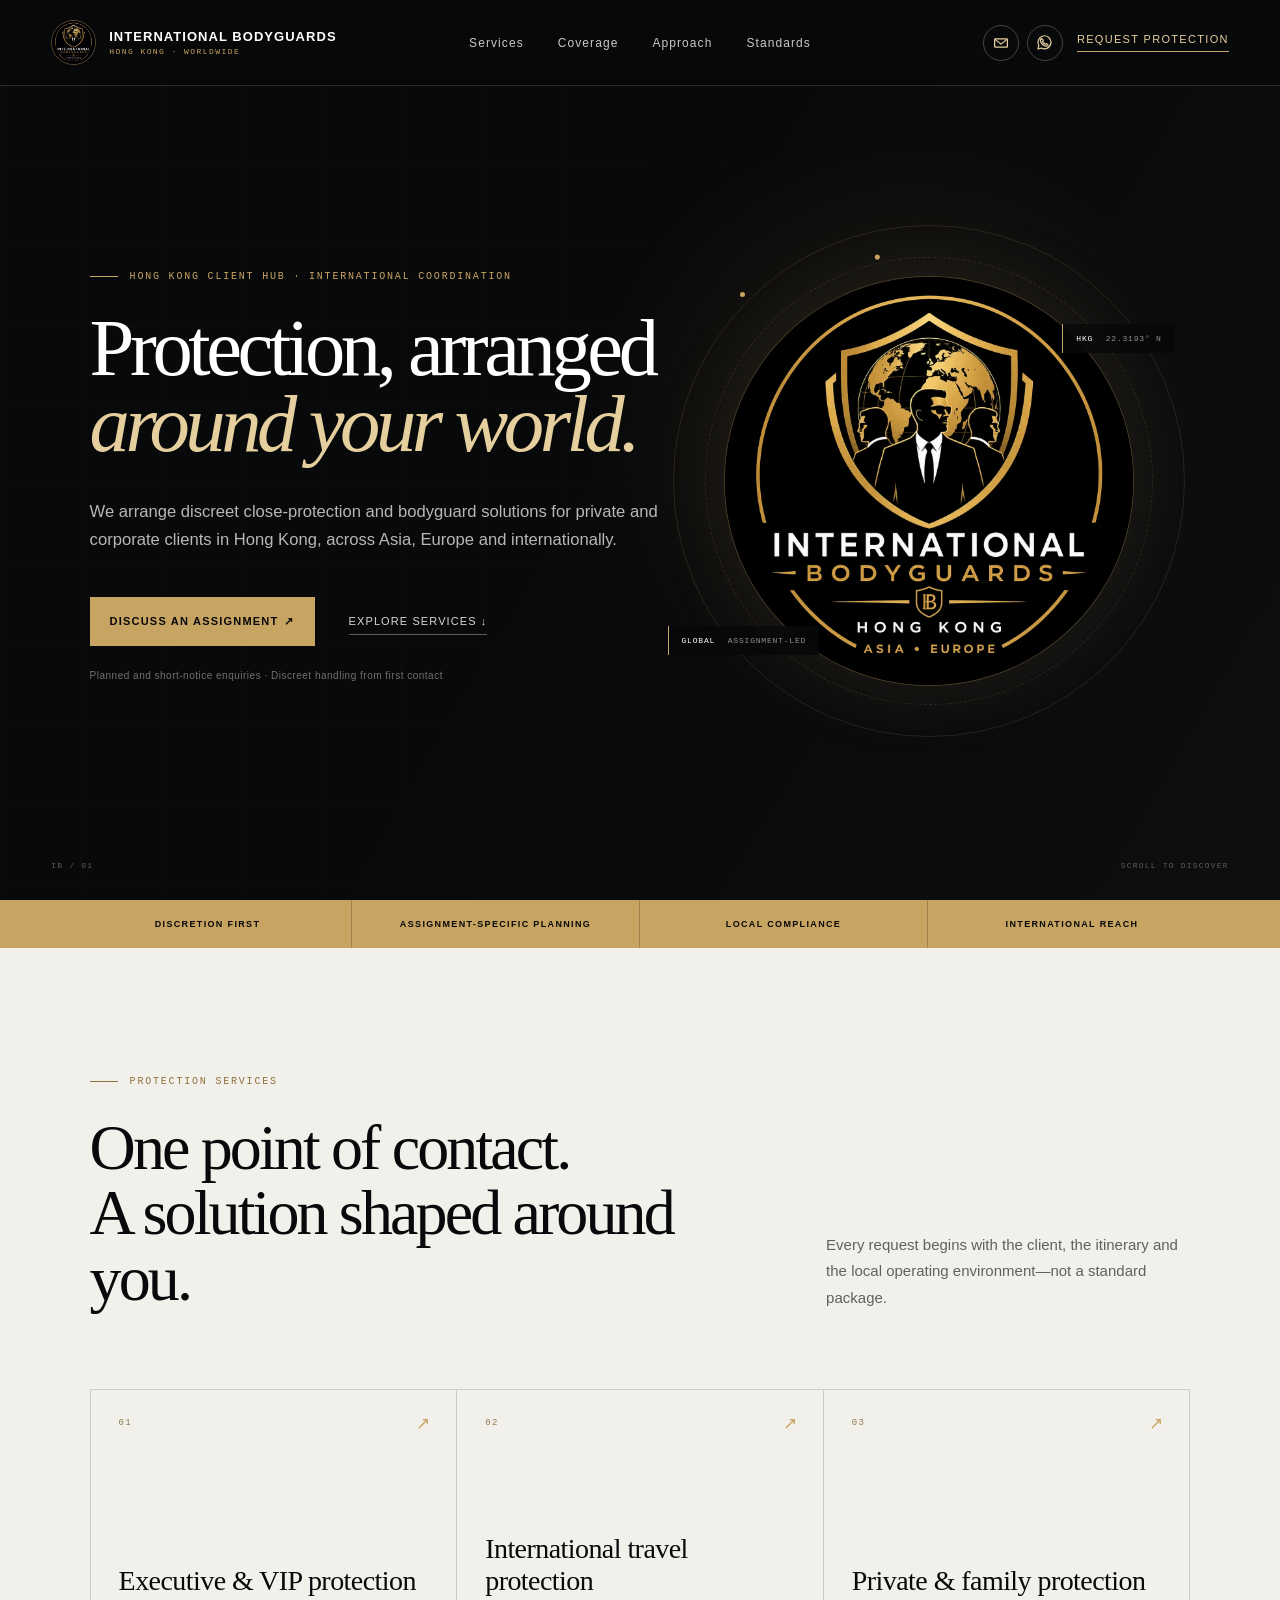
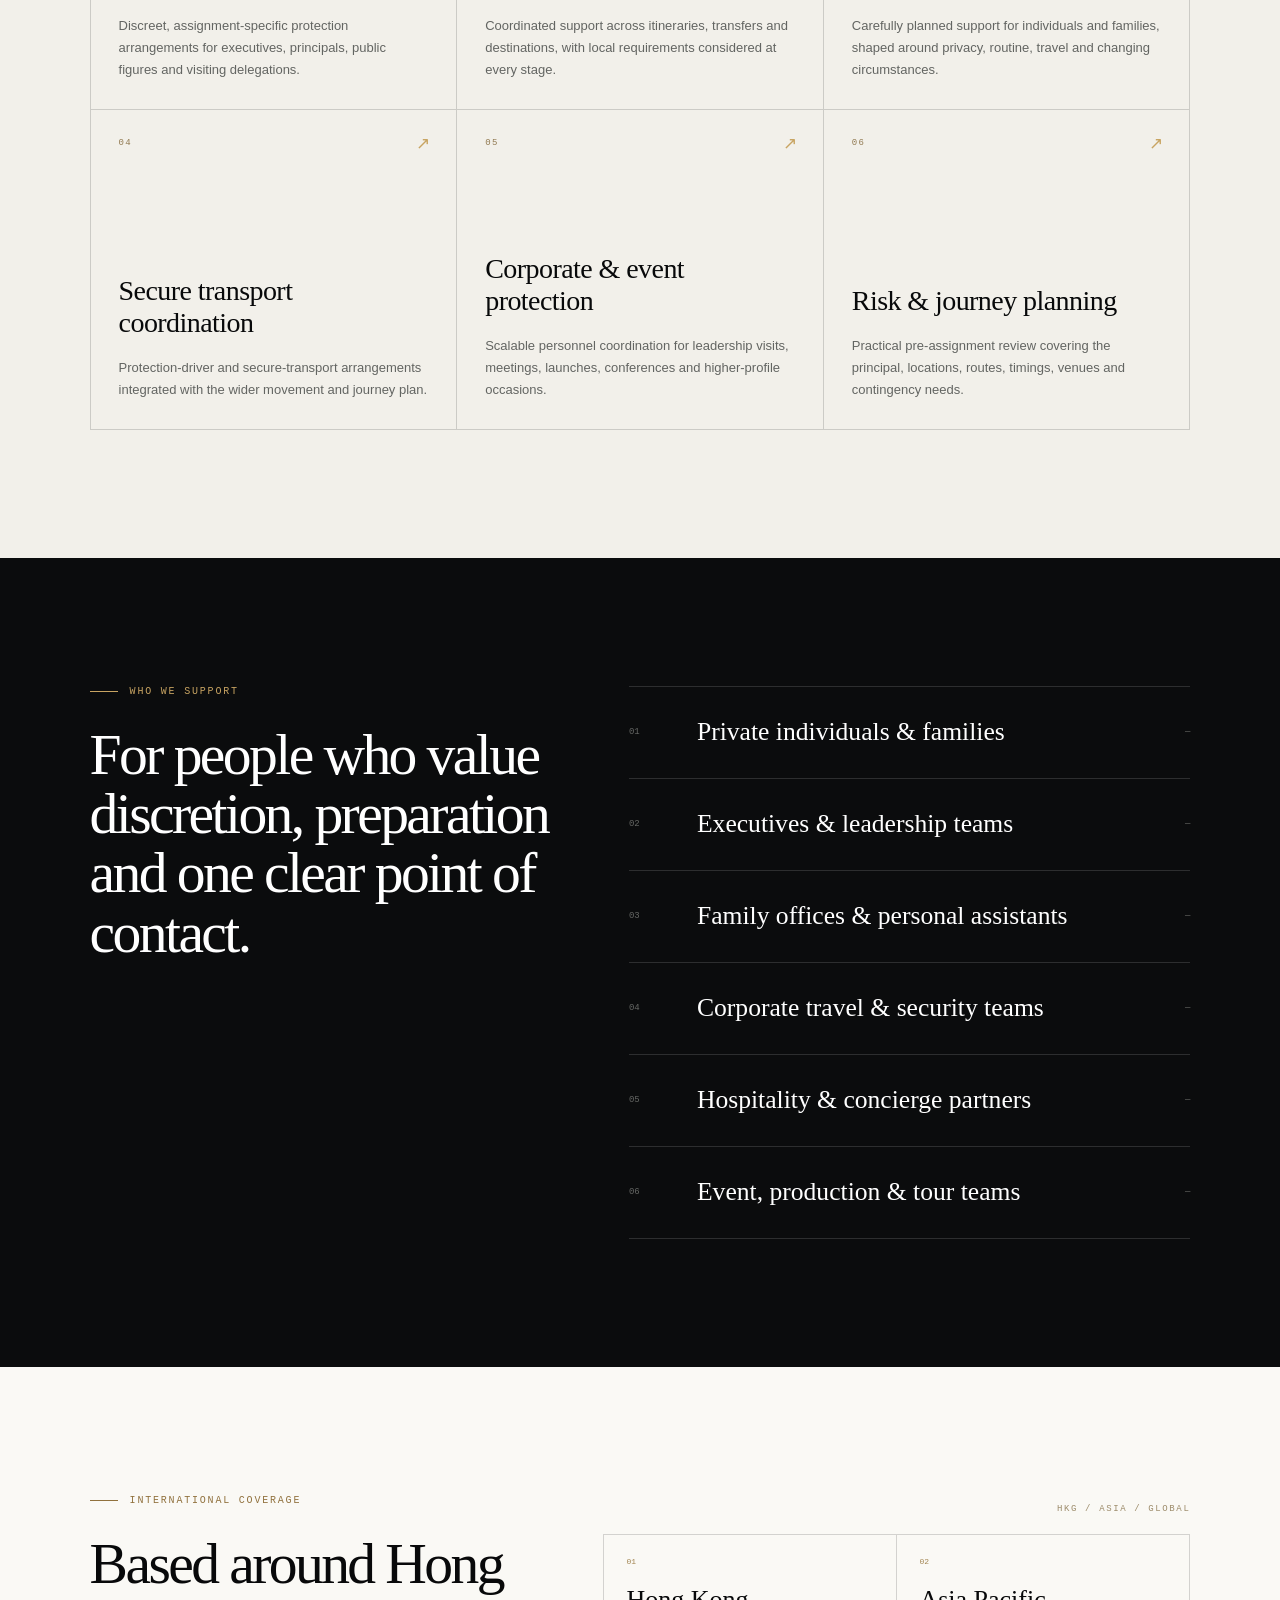
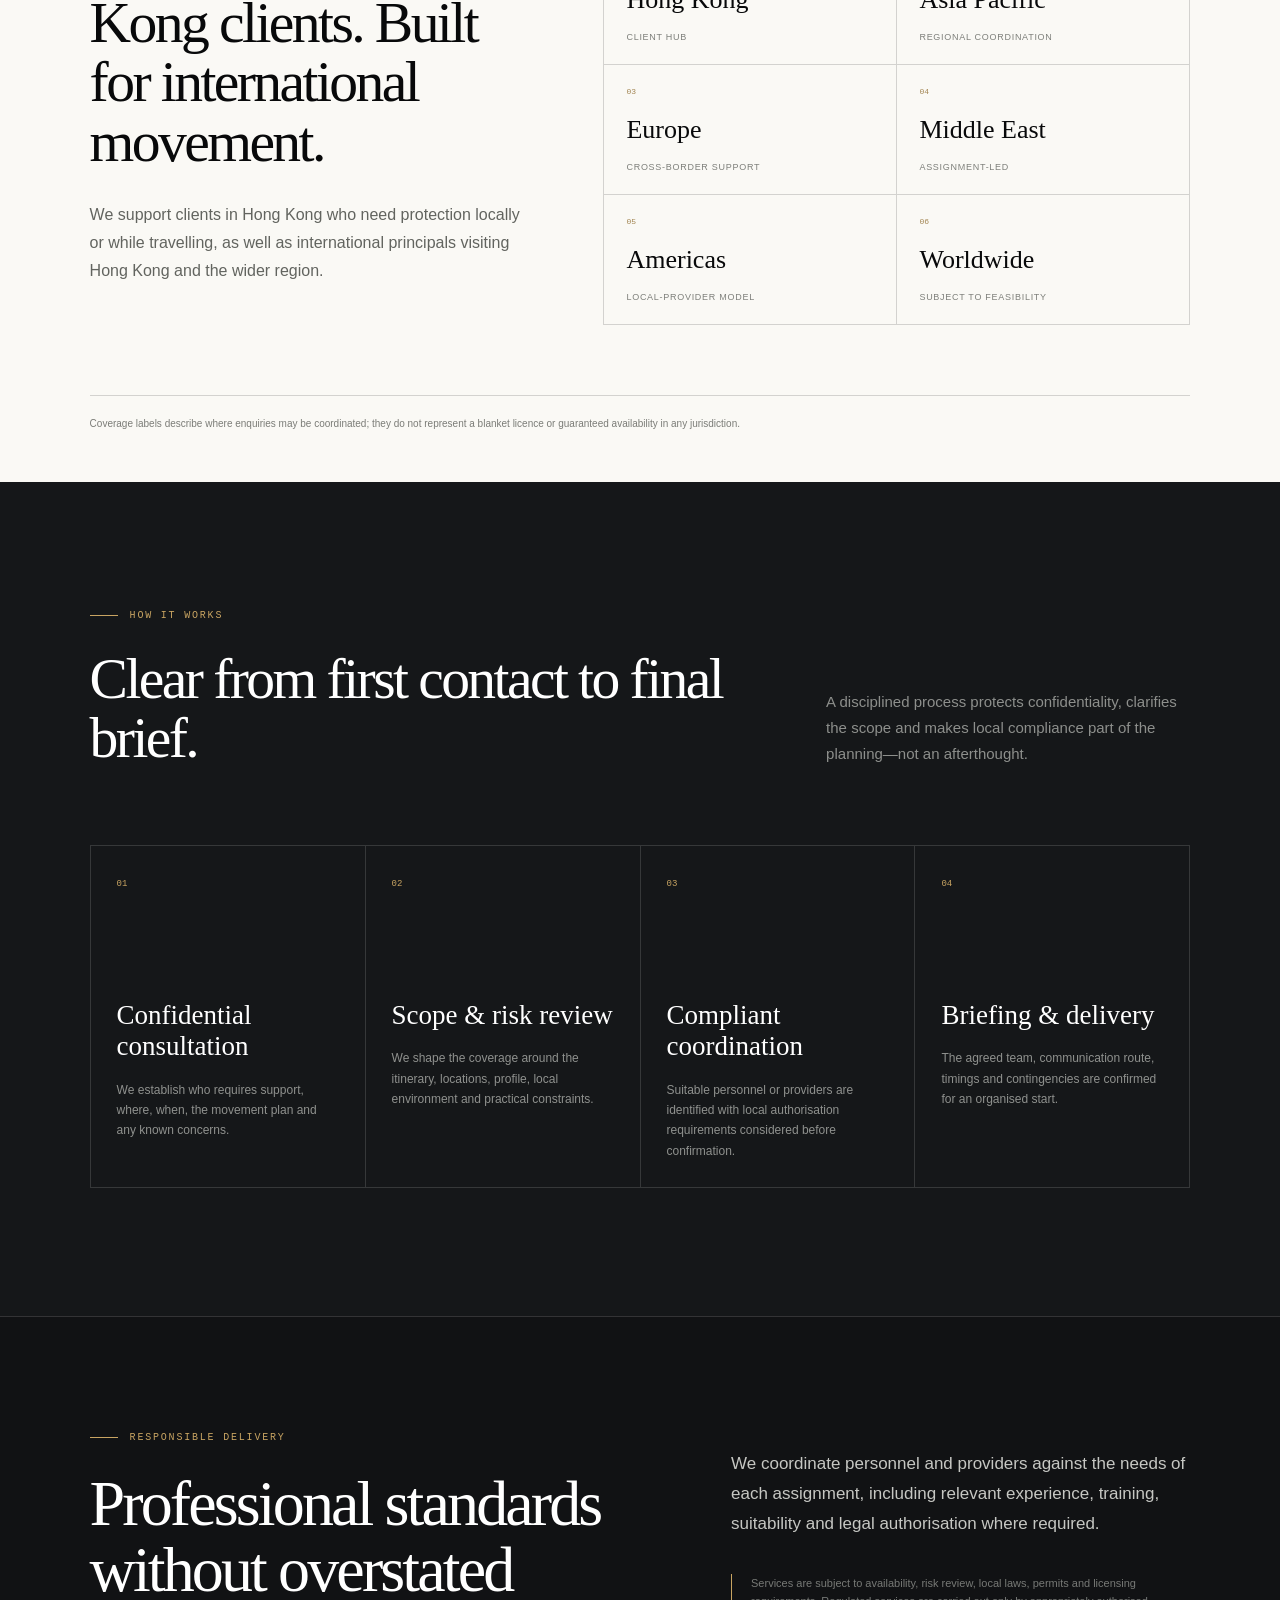
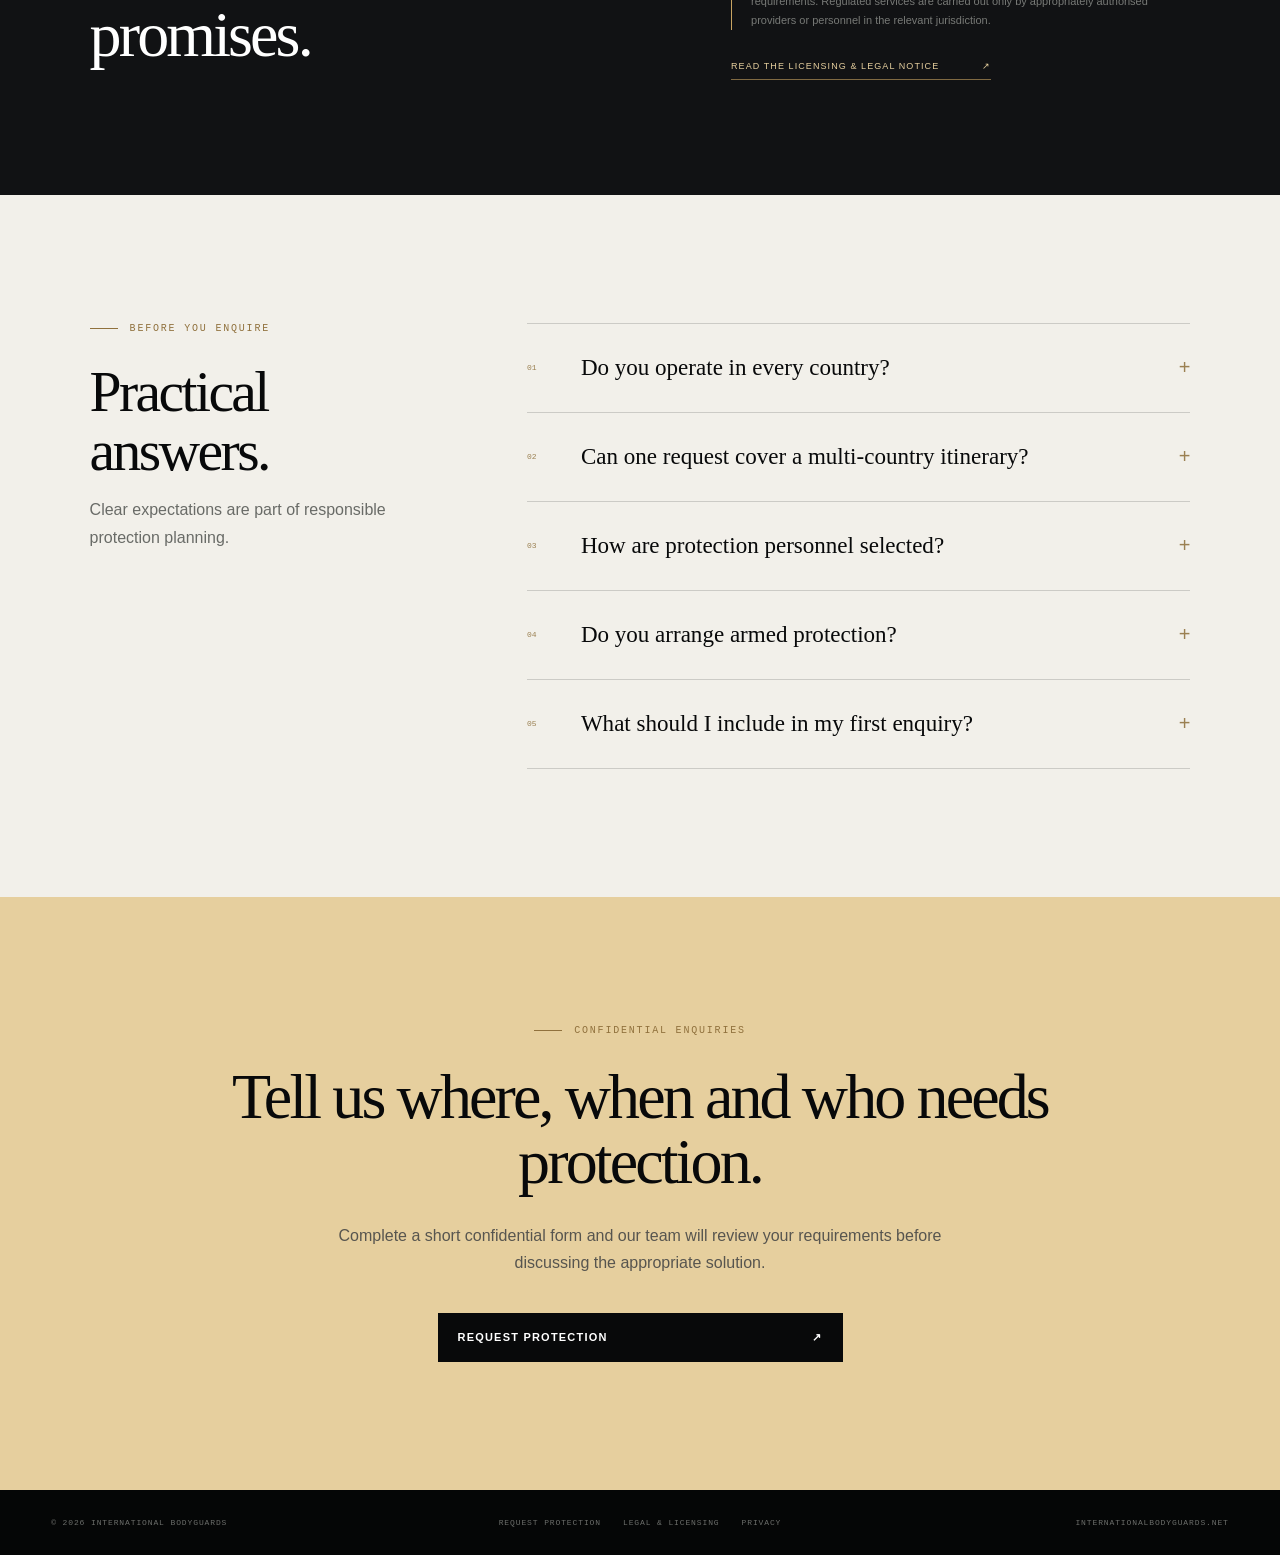
<file: index.html>
<!doctype html>
<html lang="en">
<head>
  <meta charset="utf-8">
  <meta name="viewport" content="width=device-width, initial-scale=1">
  <title>International Bodyguards | Hong Kong & Worldwide Protection</title>
  <meta name="description" content="Discreet bodyguard, close-protection, secure travel and executive protection coordination for Hong Kong and international clients.">
  <meta name="keywords" content="international bodyguards, bodyguards Hong Kong, close protection Hong Kong, executive protection, international travel protection">
  <meta property="og:title" content="International Bodyguards">
  <meta property="og:description" content="Protection, arranged around your world.">
  <meta property="og:type" content="website">
  <meta property="og:url" content="https://internationalbodyguards.net/">
  <meta property="og:image" content="https://internationalbodyguards.net/assets/international-bodyguards-brand.jpg">
  <link rel="canonical" href="https://internationalbodyguards.net/">
  <link rel="icon" href="/assets/favicon.svg" type="image/svg+xml">
  <link rel="stylesheet" href="/assets/style.css?v=20260813-5">
  <style>
    .siteHeader .headerActions{align-items:center!important;display:flex!important;gap:8px!important;justify-self:end!important}
    .siteHeader .headerIcon{align-items:center!important;border:1px solid rgba(255,255,255,.24)!important;border-radius:50%!important;display:inline-flex!important;flex:0 0 36px!important;height:36px!important;justify-content:center!important;padding:0!important;width:36px!important}
    .siteHeader .headerIcon img{display:block!important;height:18px!important;max-height:18px!important;max-width:18px!important;object-fit:contain!important;width:18px!important}
    .siteHeader .headerIconWhatsApp img{height:19px!important;max-height:19px!important;max-width:19px!important;width:19px!important}
    .siteHeader .headerActions .headerCta{margin-left:6px!important}
    @media(max-width:1050px){.siteHeader{grid-template-columns:1fr auto!important;height:auto!important;min-height:126px!important;padding-bottom:10px!important;padding-top:12px!important;row-gap:10px!important}.siteHeader .brand{grid-column:1!important;grid-row:1!important}.siteHeader .headerActions{grid-column:2!important;grid-row:1!important}.siteHeader .desktopNav{border-top:1px solid rgba(255,255,255,.12)!important;display:flex!important;grid-column:1/-1!important;grid-row:2!important;justify-content:center!important;padding-top:10px!important;width:100%!important}.hero{padding-top:205px!important}.heroGrid{inset:126px 0 0!important}}
    @media(max-width:720px){.siteHeader{grid-template-columns:1fr!important;min-height:0!important;padding:11px 16px 10px!important;row-gap:9px!important}.siteHeader .brand{grid-column:1!important;grid-row:1!important}.siteHeader .headerActions{gap:6px!important;grid-column:1!important;grid-row:2!important;justify-self:stretch!important;width:100%!important}.siteHeader .headerActions .headerCta{align-items:center!important;border:1px solid var(--gold)!important;display:inline-flex!important;flex:1!important;justify-content:center!important;margin-left:0!important;padding:8px 4px!important;text-align:center!important;white-space:nowrap!important}.siteHeader .desktopNav{gap:6px!important;grid-column:1!important;grid-row:3!important;justify-content:space-between!important;padding-top:9px!important}.hero{padding-top:225px!important}.heroGrid{inset:176px 0 0!important}.requestHero{padding-top:218px!important}}
  </style>
</head>
<body>
  <main>
    <header class="siteHeader">
      <a class="brand" href="#top" aria-label="International Bodyguards home">
        <img src="/assets/international-bodyguards-brand.jpg" alt="" class="brandMark">
        <span>
          <strong>International Bodyguards</strong>
          <small>Hong Kong · Worldwide</small>
        </span>
      </a>
      <nav class="desktopNav" aria-label="Primary navigation">
        <a href="#services">Services</a>
        <a href="#coverage">Coverage</a>
        <a href="#approach">Approach</a>
        <a href="#standards">Standards</a>
      </nav>
      <div class="headerActions" aria-label="Contact options">
        <a class="headerContact headerIcon" href="mailto:enquiries@internationalbodyguards.net" aria-label="Email enquiries at International Bodyguards" title="Email">
          <img src="/assets/email-icon.svg" width="18" height="18" alt="" aria-hidden="true">
        </a>
        <a class="headerContact headerIcon headerIconWhatsApp" href="https://wa.me/447702298687" target="_blank" rel="noreferrer" aria-label="Contact International Bodyguards on WhatsApp" title="WhatsApp">
          <img src="/assets/whatsapp-icon.svg" width="19" height="19" alt="" aria-hidden="true">
        </a>
        <a class="headerCta" href="/request-protection/">Request protection</a>
      </div>
    </header>

    <section class="hero" id="top">
      <div class="heroGrid" aria-hidden="true"></div>
      <div class="heroCopy">
        <p class="eyebrow"><span></span> Hong Kong client hub · International coordination</p>
        <h1>Protection, arranged <em>around your world.</em></h1>
        <p class="heroIntro">
          We arrange discreet close-protection and bodyguard solutions for private and corporate clients in Hong Kong, across Asia, Europe and internationally.
        </p>
        <div class="heroActions">
          <a class="buttonPrimary" href="/request-protection/">Discuss an assignment <span aria-hidden="true">↗</span></a>
          <a class="textLink" href="#services">Explore services <span aria-hidden="true">↓</span></a>
        </div>
        <p class="microcopy">Planned and short-notice enquiries · Discreet handling from first contact</p>
      </div>

      <div class="heroVisual">
        <div class="orbit orbitOuter" aria-hidden="true"></div>
        <div class="orbit orbitInner" aria-hidden="true"></div>
        <div class="logoFrame">
          <img src="/assets/international-bodyguards-brand-crisp.webp" width="2508" height="2508" decoding="async" fetchpriority="high" alt="International Bodyguards — Hong Kong, Asia and Europe">
        </div>
        <div class="coordinate coordinateOne"><span>HKG</span> 22.3193° N</div>
        <div class="coordinate coordinateTwo"><span>GLOBAL</span> Assignment-led</div>
      </div>

      <div class="heroIndex" aria-hidden="true">
        <span>IB / 01</span>
        <span>Scroll to discover</span>
      </div>
    </section>

    <section class="trustStrip" aria-label="Service principles">
      <p>Discretion first</p>
      <p>Assignment-specific planning</p>
      <p>Local compliance</p>
      <p>International reach</p>
    </section>

    <section class="section servicesSection" id="services">
      <div class="sectionHeading">
        <div>
          <p class="eyebrow darkEyebrow"><span></span> Protection services</p>
          <h2>One point of contact.<br>A solution shaped around you.</h2>
        </div>
        <p>Every request begins with the client, the itinerary and the local operating environment—not a standard package.</p>
      </div>
      <div class="serviceGrid">
        <article class="serviceCard">
          <span class="serviceNumber">01</span>
          <div>
            <h3>Executive &amp; VIP protection</h3>
            <p>Discreet, assignment-specific protection arrangements for executives, principals, public figures and visiting delegations.</p>
          </div>
          <span class="serviceArrow" aria-hidden="true">↗</span>
        </article>
        <article class="serviceCard">
          <span class="serviceNumber">02</span>
          <div>
            <h3>International travel protection</h3>
            <p>Coordinated support across itineraries, transfers and destinations, with local requirements considered at every stage.</p>
          </div>
          <span class="serviceArrow" aria-hidden="true">↗</span>
        </article>
        <article class="serviceCard">
          <span class="serviceNumber">03</span>
          <div>
            <h3>Private &amp; family protection</h3>
            <p>Carefully planned support for individuals and families, shaped around privacy, routine, travel and changing circumstances.</p>
          </div>
          <span class="serviceArrow" aria-hidden="true">↗</span>
        </article>
        <article class="serviceCard">
          <span class="serviceNumber">04</span>
          <div>
            <h3>Secure transport coordination</h3>
            <p>Protection-driver and secure-transport arrangements integrated with the wider movement and journey plan.</p>
          </div>
          <span class="serviceArrow" aria-hidden="true">↗</span>
        </article>
        <article class="serviceCard">
          <span class="serviceNumber">05</span>
          <div>
            <h3>Corporate &amp; event protection</h3>
            <p>Scalable personnel coordination for leadership visits, meetings, launches, conferences and higher-profile occasions.</p>
          </div>
          <span class="serviceArrow" aria-hidden="true">↗</span>
        </article>
        <article class="serviceCard">
          <span class="serviceNumber">06</span>
          <div>
            <h3>Risk &amp; journey planning</h3>
            <p>Practical pre-assignment review covering the principal, locations, routes, timings, venues and contingency needs.</p>
          </div>
          <span class="serviceArrow" aria-hidden="true">↗</span>
        </article>
      </div>
    </section>

    <section class="clientSection">
      <div class="clientIntro">
        <p class="eyebrow"><span></span> Who we support</p>
        <h2>For people who value discretion, preparation and one clear point of contact.</h2>
      </div>
      <div class="clientList">
        <div class="clientRow"><span>01</span><p>Private individuals &amp; families</p><span aria-hidden="true">—</span></div>
        <div class="clientRow"><span>02</span><p>Executives &amp; leadership teams</p><span aria-hidden="true">—</span></div>
        <div class="clientRow"><span>03</span><p>Family offices &amp; personal assistants</p><span aria-hidden="true">—</span></div>
        <div class="clientRow"><span>04</span><p>Corporate travel &amp; security teams</p><span aria-hidden="true">—</span></div>
        <div class="clientRow"><span>05</span><p>Hospitality &amp; concierge partners</p><span aria-hidden="true">—</span></div>
        <div class="clientRow"><span>06</span><p>Event, production &amp; tour teams</p><span aria-hidden="true">—</span></div>
      </div>
    </section>

    <section class="coverageSection" id="coverage">
      <div class="coverageTopline">
        <p class="eyebrow darkEyebrow"><span></span> International coverage</p>
        <p class="coverageCode">HKG / ASIA / GLOBAL</p>
      </div>
      <div class="coverageContent">
        <div>
          <h2>Based around Hong Kong clients. Built for international movement.</h2>
          <p>We support clients in Hong Kong who need protection locally or while travelling, as well as international principals visiting Hong Kong and the wider region.</p>
        </div>
        <div class="regionGrid" aria-label="Regions served subject to local availability and law">
          <div><strong>01</strong><span>Hong Kong</span><small>Client hub</small></div>
          <div><strong>02</strong><span>Asia Pacific</span><small>Regional coordination</small></div>
          <div><strong>03</strong><span>Europe</span><small>Cross-border support</small></div>
          <div><strong>04</strong><span>Middle East</span><small>Assignment-led</small></div>
          <div><strong>05</strong><span>Americas</span><small>Local-provider model</small></div>
          <div><strong>06</strong><span>Worldwide</span><small>Subject to feasibility</small></div>
        </div>
      </div>
      <p class="coverageDisclaimer">Coverage labels describe where enquiries may be coordinated; they do not represent a blanket licence or guaranteed availability in any jurisdiction.</p>
    </section>

    <section class="approachSection" id="approach">
      <div class="sectionHeading approachHeading">
        <div>
          <p class="eyebrow"><span></span> How it works</p>
          <h2>Clear from first contact to final brief.</h2>
        </div>
        <p>A disciplined process protects confidentiality, clarifies the scope and makes local compliance part of the planning—not an afterthought.</p>
      </div>
      <div class="stepGrid">
        <article class="stepCard"><span>01</span><h3>Confidential consultation</h3><p>We establish who requires support, where, when, the movement plan and any known concerns.</p></article>
        <article class="stepCard"><span>02</span><h3>Scope &amp; risk review</h3><p>We shape the coverage around the itinerary, locations, profile, local environment and practical constraints.</p></article>
        <article class="stepCard"><span>03</span><h3>Compliant coordination</h3><p>Suitable personnel or providers are identified with local authorisation requirements considered before confirmation.</p></article>
        <article class="stepCard"><span>04</span><h3>Briefing &amp; delivery</h3><p>The agreed team, communication route, timings and contingencies are confirmed for an organised start.</p></article>
      </div>
    </section>

    <section class="standardsBand" id="standards">
      <div>
        <p class="eyebrow"><span></span> Responsible delivery</p>
        <h2>Professional standards without overstated promises.</h2>
      </div>
      <div class="standardsCopy">
        <p>We coordinate personnel and providers against the needs of each assignment, including relevant experience, training, suitability and legal authorisation where required.</p>
        <p class="legalNote">Services are subject to availability, risk review, local laws, permits and licensing requirements. Regulated services are carried out only by appropriately authorised providers or personnel in the relevant jurisdiction.</p>
        <a class="standardsLink" href="/legal/">Read the licensing &amp; legal notice <span aria-hidden="true">↗</span></a>
      </div>
    </section>

    <section class="faqSection" id="faq">
      <div class="faqHeading">
        <p class="eyebrow darkEyebrow"><span></span> Before you enquire</p>
        <h2>Practical answers.</h2>
        <p>Clear expectations are part of responsible protection planning.</p>
      </div>
      <div class="faqList">
        <details>
          <summary><span>01</span>Do you operate in every country?<i aria-hidden="true">+</i></summary>
          <p>We accept international enquiries and coordinate coverage based on location, availability, risk and the local legal framework. No website can responsibly promise identical services in every jurisdiction.</p>
        </details>
        <details>
          <summary><span>02</span>Can one request cover a multi-country itinerary?<i aria-hidden="true">+</i></summary>
          <p>Yes. A single itinerary can be reviewed as one assignment, while each destination is handled in line with its own laws, licensing, permits and operational conditions.</p>
        </details>
        <details>
          <summary><span>03</span>How are protection personnel selected?<i aria-hidden="true">+</i></summary>
          <p>Selection is assignment-specific. Relevant factors can include lawful eligibility, licensing where required, protection experience, training, language, presentation, driving capability, local knowledge and client fit.</p>
        </details>
        <details>
          <summary><span>04</span>Do you arrange armed protection?<i aria-hidden="true">+</i></summary>
          <p>Only where it is lawful, appropriately authorised, available and justified by the assignment assessment. Many jurisdictions restrict or prohibit armed private security, so no armed capability is assumed or guaranteed.</p>
        </details>
        <details>
          <summary><span>05</span>What should I include in my first enquiry?<i aria-hidden="true">+</i></summary>
          <p>Please include the country or cities, dates, number of principals, travel outline, preferred coverage hours and any relevant concern. Avoid sending highly sensitive personal details until a secure communication route is agreed.</p>
        </details>
      </div>
    </section>

    <section class="formSection" id="legacy-contact-form" hidden aria-hidden="true">
      <div class="formIntro">
        <p class="eyebrow"><span></span> Confidential enquiries</p>
        <h2>Request protection.</h2>
        <p>Tell us the essentials so we can understand the assignment and recommend an appropriate solution. Please do not include passport numbers, exact home addresses or detailed threat information at this stage.</p>
        <div class="formPrivacyNote">
          <span>Private by design</span>
          <p>Your information is not stored on this website. Submitting the form opens a prepared email in your device.</p>
        </div>
      </div>

      <form class="enquiryForm" id="protection-request-form">
        <fieldset>
          <legend><span>01</span> Your contact details</legend>
          <div class="formGrid">
            <label class="fullWidth"><span>Full name *</span><input type="text" name="fullName" autocomplete="name" required></label>
            <label><span>Email address *</span><input type="email" name="email" autocomplete="email" required></label>
            <label><span>Telephone or WhatsApp number</span><input type="tel" name="phone" autocomplete="tel"></label>
            <label class="fullWidth">
              <span>Preferred contact method *</span>
              <select name="preferredContact" required>
                <option value="" selected disabled>Select one</option>
                <option>Email</option><option>Telephone</option><option>WhatsApp</option>
              </select>
            </label>
          </div>
        </fieldset>

        <fieldset>
          <legend><span>02</span> Protection requirements</legend>
          <div class="formGrid">
            <label class="fullWidth">
              <span>Who requires protection? *</span>
              <select name="protectedParty" required>
                <option value="" selected disabled>Select one</option>
                <option>Myself</option><option>My family</option><option>A company executive</option><option>A private client</option><option>A VIP or public figure</option><option>A group or delegation</option><option>Other</option>
              </select>
            </label>
            <label><span>Country *</span><input type="text" name="country" autocomplete="country-name" required></label>
            <label><span>City or general location *</span><input type="text" name="city" required></label>
            <label class="fullWidth">
              <span>What type of assignment is this? *</span>
              <select name="assignmentType" id="assignment-type" required>
                <option value="" selected disabled>Select one</option>
                <option>Temporary protection</option><option>One-day assignment</option><option>Year-round protection</option><option>Ongoing protection with no confirmed end date</option><option>International travel protection</option><option>Not sure yet</option>
              </select>
            </label>
            <label data-start-date hidden><span data-start-label>Preferred start date *</span><input type="date" name="startDate"></label>
            <label data-end-date hidden><span>End date *</span><input type="date" name="endDate"></label>
            <label><span>Number of adults *</span><input type="number" name="adults" min="0" max="99" value="1" required></label>
            <label><span>Number of children</span><input type="number" name="children" min="0" max="99" value="0"></label>
          </div>

          <div class="choiceGroup">
            <p>What type of coverage do you require? Select all that apply.</p>
            <div class="choiceGrid">
              <label class="checkChoice"><input type="checkbox" name="coverage" value="Full-time personal protection"><span>Full-time personal protection</span></label>
              <label class="checkChoice"><input type="checkbox" name="coverage" value="24-hour protection"><span>24-hour protection</span></label>
              <label class="checkChoice"><input type="checkbox" name="coverage" value="Family protection"><span>Family protection</span></label>
              <label class="checkChoice"><input type="checkbox" name="coverage" value="International travel protection"><span>International travel protection</span></label>
              <label class="checkChoice"><input type="checkbox" name="coverage" value="Airport transfer or secure transport"><span>Airport transfer or secure transport</span></label>
              <label class="checkChoice"><input type="checkbox" name="coverage" value="Business meetings or corporate events"><span>Business meetings or corporate events</span></label>
              <label class="checkChoice"><input type="checkbox" name="coverage" value="Private event protection"><span>Private event protection</span></label>
              <label class="checkChoice"><input type="checkbox" name="coverage" value="Residential protection"><span>Residential protection</span></label>
              <label class="checkChoice"><input type="checkbox" name="coverage" value="Occasional or on-call protection"><span>Occasional or on-call protection</span></label>
              <label class="checkChoice"><input type="checkbox" name="coverage" value="Not sure — please recommend"><span>Not sure — please recommend</span></label>
            </div>
          </div>

          <div class="formGrid formGridSpacing">
            <label>
              <span>Expected daily coverage *</span>
              <select name="dailyCoverage" required>
                <option value="" selected disabled>Select one</option>
                <option>24 hours</option><option>Daytime coverage</option><option>Evening coverage</option><option>Specific hours</option><option>Occasional coverage</option><option>Not sure yet</option>
              </select>
            </label>
            <label><span>Specific hours, if known</span><input type="text" name="coverageHours" placeholder="For example, 08:00–20:00"></label>
            <label class="fullWidth">
              <span>How many protection officers do you expect to need? *</span>
              <select name="officerCount" required>
                <option value="" selected disabled>Select one</option>
                <option>One</option><option>Two</option><option>Three or more</option><option>Not sure — please recommend the appropriate team</option>
              </select>
            </label>
          </div>
        </fieldset>

        <fieldset>
          <legend><span>03</span> Travel and transport</legend>
          <div class="formGrid">
            <label class="fullWidth">
              <span>Will the assignment involve travel between cities or countries? *</span>
              <select name="travelRequired" id="travel-required" required>
                <option value="" selected disabled>Select one</option><option>Yes</option><option>No</option><option>Not confirmed yet</option>
              </select>
            </label>
            <label class="fullWidth" data-travel-outline hidden><span>Expected countries, cities and travel dates</span><textarea name="travelOutline" rows="4"></textarea></label>
            <label class="fullWidth">
              <span>Do you require a security-trained driver or vehicle? *</span>
              <select name="transport" required>
                <option value="" selected disabled>Select one</option>
                <option>Security driver only</option><option>Security driver and vehicle</option><option>Airport transfers</option><option>Multiple vehicles</option><option>No</option><option>Not sure yet</option>
              </select>
            </label>
          </div>
        </fieldset>

        <fieldset>
          <legend><span>04</span> Additional requirements</legend>
          <div class="formGrid">
            <label class="fullWidth">
              <span>Main reason for requesting protection *</span>
              <select name="reason" required>
                <option value="" selected disabled>Select one</option>
                <option>General personal or family safety</option><option>High-profile position</option><option>Public or media attention</option><option>Business travel</option><option>International travel</option><option>Event or appearance</option><option>Recent incident or concern</option><option>Specific known threat</option><option>Prefer to discuss privately</option>
              </select>
            </label>
            <label class="fullWidth"><span>Preferences or specialist requirements</span><textarea name="requirements" rows="4" placeholder="For example: language, local knowledge, female personnel, security driving or first-aid experience"></textarea></label>
            <label class="fullWidth">
              <span>How urgent is your request? *</span>
              <select name="urgency" required>
                <option value="" selected disabled>Select one</option><option>Required immediately</option><option>Within the next seven days</option><option>Within the next month</option><option>More than one month from now</option><option>Planning for the future</option>
              </select>
            </label>
            <label class="fullWidth"><span>Anything else we should know?</span><textarea name="notes" rows="5"></textarea></label>
          </div>
        </fieldset>

        <fieldset class="confirmationFieldset">
          <legend><span>05</span> Confirmation</legend>
          <label class="confirmationChoice"><input type="checkbox" required><span>I understand that submitting this form does not confirm or book an assignment.</span></label>
          <label class="confirmationChoice"><input type="checkbox" required><span>I understand that services are subject to assessment, availability, local laws and applicable licensing requirements.</span></label>
          <label class="confirmationChoice"><input type="checkbox" required><span>I agree to be contacted regarding this protection request.</span></label>
        </fieldset>

        <div class="formSubmitRow">
          <button type="submit" class="formSubmitButton">Request a confidential consultation <span aria-hidden="true">↗</span></button>
          <p>Or email us directly at <a href="mailto:enquiries@internationalbodyguards.net">enquiries@internationalbodyguards.net</a></p>
        </div>
        <p class="formStatus" id="form-status" role="status" hidden>Your email application should now open with the enquiry details prepared.</p>
      </form>
    </section>

    <section class="contactPreview" id="contact">
      <p class="eyebrow darkEyebrow"><span></span> Confidential enquiries</p>
      <h2>Tell us where, when and who needs protection.</h2>
      <p>Complete a short confidential form and our team will review your requirements before discussing the appropriate solution.</p>
      <a class="buttonDark" href="/request-protection/">Request protection <span aria-hidden="true">↗</span></a>
    </section>

    <footer class="siteFooter">
      <p>© 2026 International Bodyguards</p>
      <nav aria-label="Legal navigation">
        <a href="/request-protection/">Request protection</a>
        <a href="/legal/">Legal &amp; licensing</a>
        <a href="/privacy/">Privacy</a>
      </nav>
      <p>internationalbodyguards.net</p>
    </footer>
  </main>
</body>
</html>
</file>
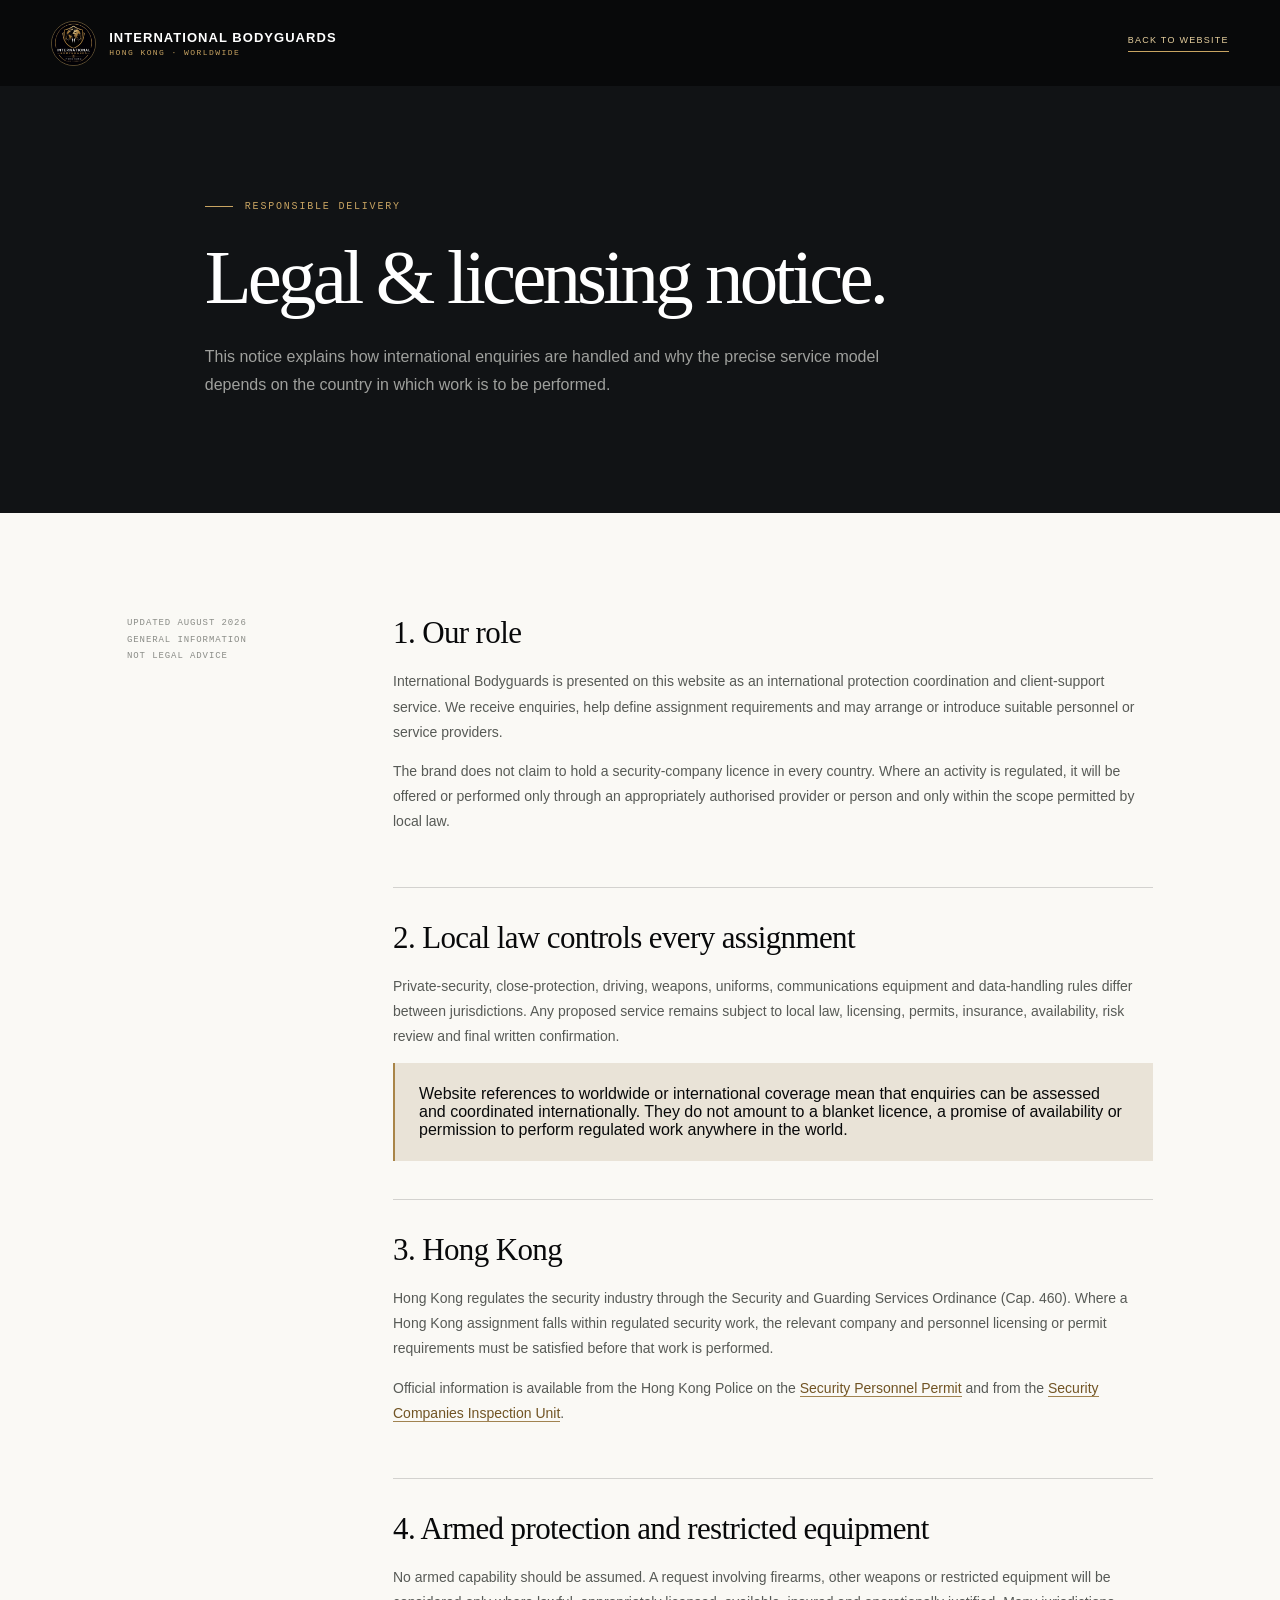
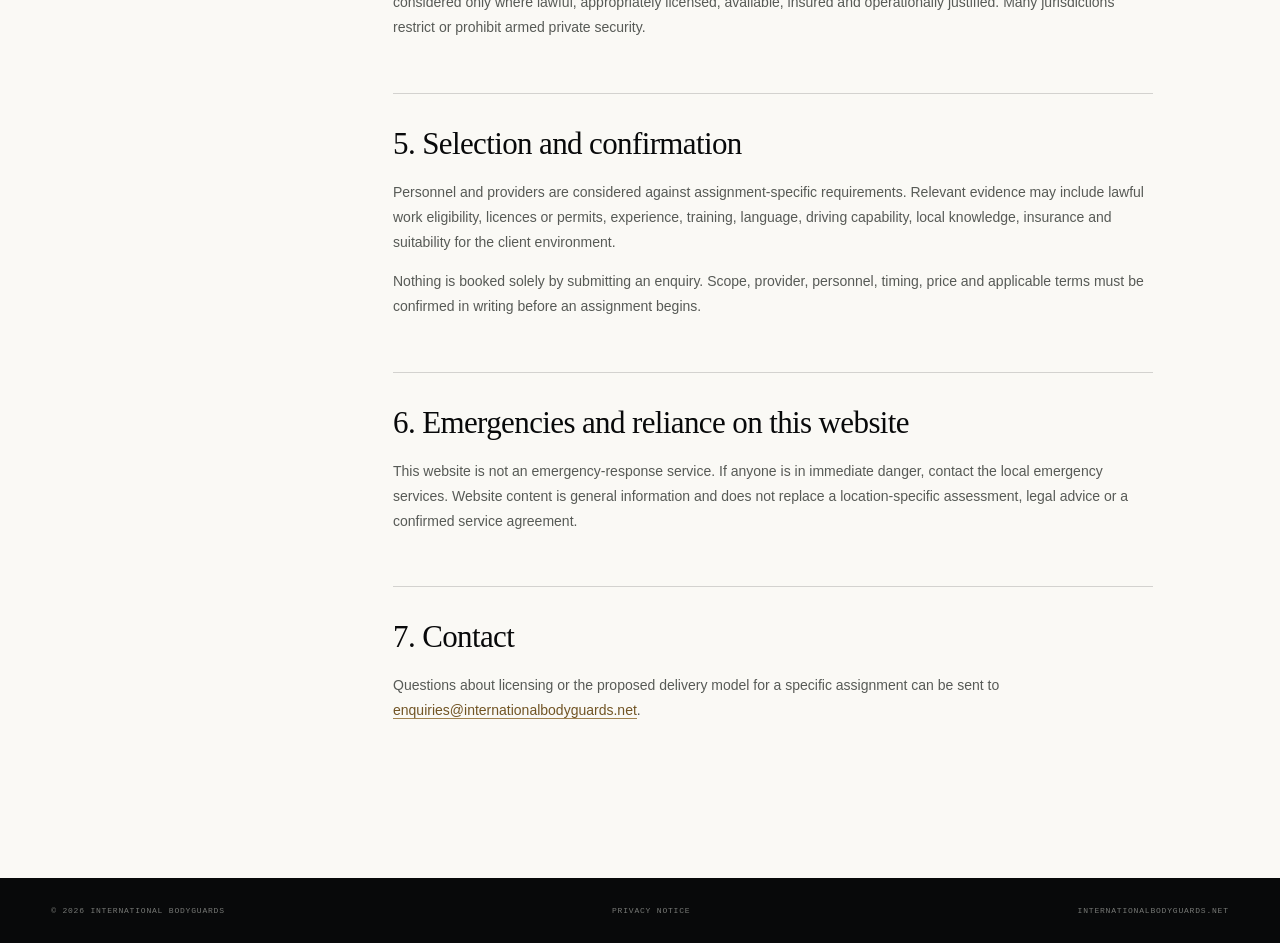
<file: legal/index.html>
<!doctype html>
<html lang="en">
<head>
  <meta charset="utf-8">
  <meta name="viewport" content="width=device-width, initial-scale=1">
  <title>Legal &amp; Licensing Notice | International Bodyguards</title>
  <meta name="description" content="Important information about service scope, local licensing and international protection coordination.">
  <link rel="canonical" href="https://internationalbodyguards.net/legal/">
  <link rel="icon" href="/assets/favicon.svg" type="image/svg+xml">
  <link rel="stylesheet" href="/assets/style.css?v=20260813-5">
</head>
<body>
  <main class="legalPage">
    <header class="legalHeader">
      <a class="brand" href="/" aria-label="International Bodyguards home">
        <img src="/assets/international-bodyguards-brand.jpg" alt="" class="brandMark">
        <span><strong>International Bodyguards</strong><small>Hong Kong · Worldwide</small></span>
      </a>
      <a class="backLink" href="/">Back to website</a>
    </header>

    <section class="legalHero">
      <p class="eyebrow"><span></span> Responsible delivery</p>
      <h1>Legal &amp; licensing notice.</h1>
      <p>This notice explains how international enquiries are handled and why the precise service model depends on the country in which work is to be performed.</p>
    </section>

    <div class="legalContent">
      <aside class="legalMeta">Updated August 2026<br>General information<br>Not legal advice</aside>
      <article class="legalBody">
        <section>
          <h2>1. Our role</h2>
          <p>International Bodyguards is presented on this website as an international protection coordination and client-support service. We receive enquiries, help define assignment requirements and may arrange or introduce suitable personnel or service providers.</p>
          <p>The brand does not claim to hold a security-company licence in every country. Where an activity is regulated, it will be offered or performed only through an appropriately authorised provider or person and only within the scope permitted by local law.</p>
        </section>
        <section>
          <h2>2. Local law controls every assignment</h2>
          <p>Private-security, close-protection, driving, weapons, uniforms, communications equipment and data-handling rules differ between jurisdictions. Any proposed service remains subject to local law, licensing, permits, insurance, availability, risk review and final written confirmation.</p>
          <div class="legalCallout">Website references to worldwide or international coverage mean that enquiries can be assessed and coordinated internationally. They do not amount to a blanket licence, a promise of availability or permission to perform regulated work anywhere in the world.</div>
        </section>
        <section>
          <h2>3. Hong Kong</h2>
          <p>Hong Kong regulates the security industry through the Security and Guarding Services Ordinance (Cap. 460). Where a Hong Kong assignment falls within regulated security work, the relevant company and personnel licensing or permit requirements must be satisfied before that work is performed.</p>
          <p>Official information is available from the Hong Kong Police on the <a href="https://www.police.gov.hk/ppp_en/11_useful_info/licences/security.html" target="_blank" rel="noreferrer">Security Personnel Permit</a> and from the <a href="https://www.police.gov.hk/ppp_en/04_crime_matters/cpa/sciu.html" target="_blank" rel="noreferrer">Security Companies Inspection Unit</a>.</p>
        </section>
        <section>
          <h2>4. Armed protection and restricted equipment</h2>
          <p>No armed capability should be assumed. A request involving firearms, other weapons or restricted equipment will be considered only where lawful, appropriately licensed, available, insured and operationally justified. Many jurisdictions restrict or prohibit armed private security.</p>
        </section>
        <section>
          <h2>5. Selection and confirmation</h2>
          <p>Personnel and providers are considered against assignment-specific requirements. Relevant evidence may include lawful work eligibility, licences or permits, experience, training, language, driving capability, local knowledge, insurance and suitability for the client environment.</p>
          <p>Nothing is booked solely by submitting an enquiry. Scope, provider, personnel, timing, price and applicable terms must be confirmed in writing before an assignment begins.</p>
        </section>
        <section>
          <h2>6. Emergencies and reliance on this website</h2>
          <p>This website is not an emergency-response service. If anyone is in immediate danger, contact the local emergency services. Website content is general information and does not replace a location-specific assessment, legal advice or a confirmed service agreement.</p>
        </section>
        <section>
          <h2>7. Contact</h2>
          <p>Questions about licensing or the proposed delivery model for a specific assignment can be sent to <a href="mailto:enquiries@internationalbodyguards.net">enquiries@internationalbodyguards.net</a>.</p>
        </section>
      </article>
    </div>

    <footer class="legalFooter">
      <span>© 2026 International Bodyguards</span>
      <a href="/privacy/">Privacy notice</a>
      <span>internationalbodyguards.net</span>
    </footer>
  </main>
</body>
</html>
</file>
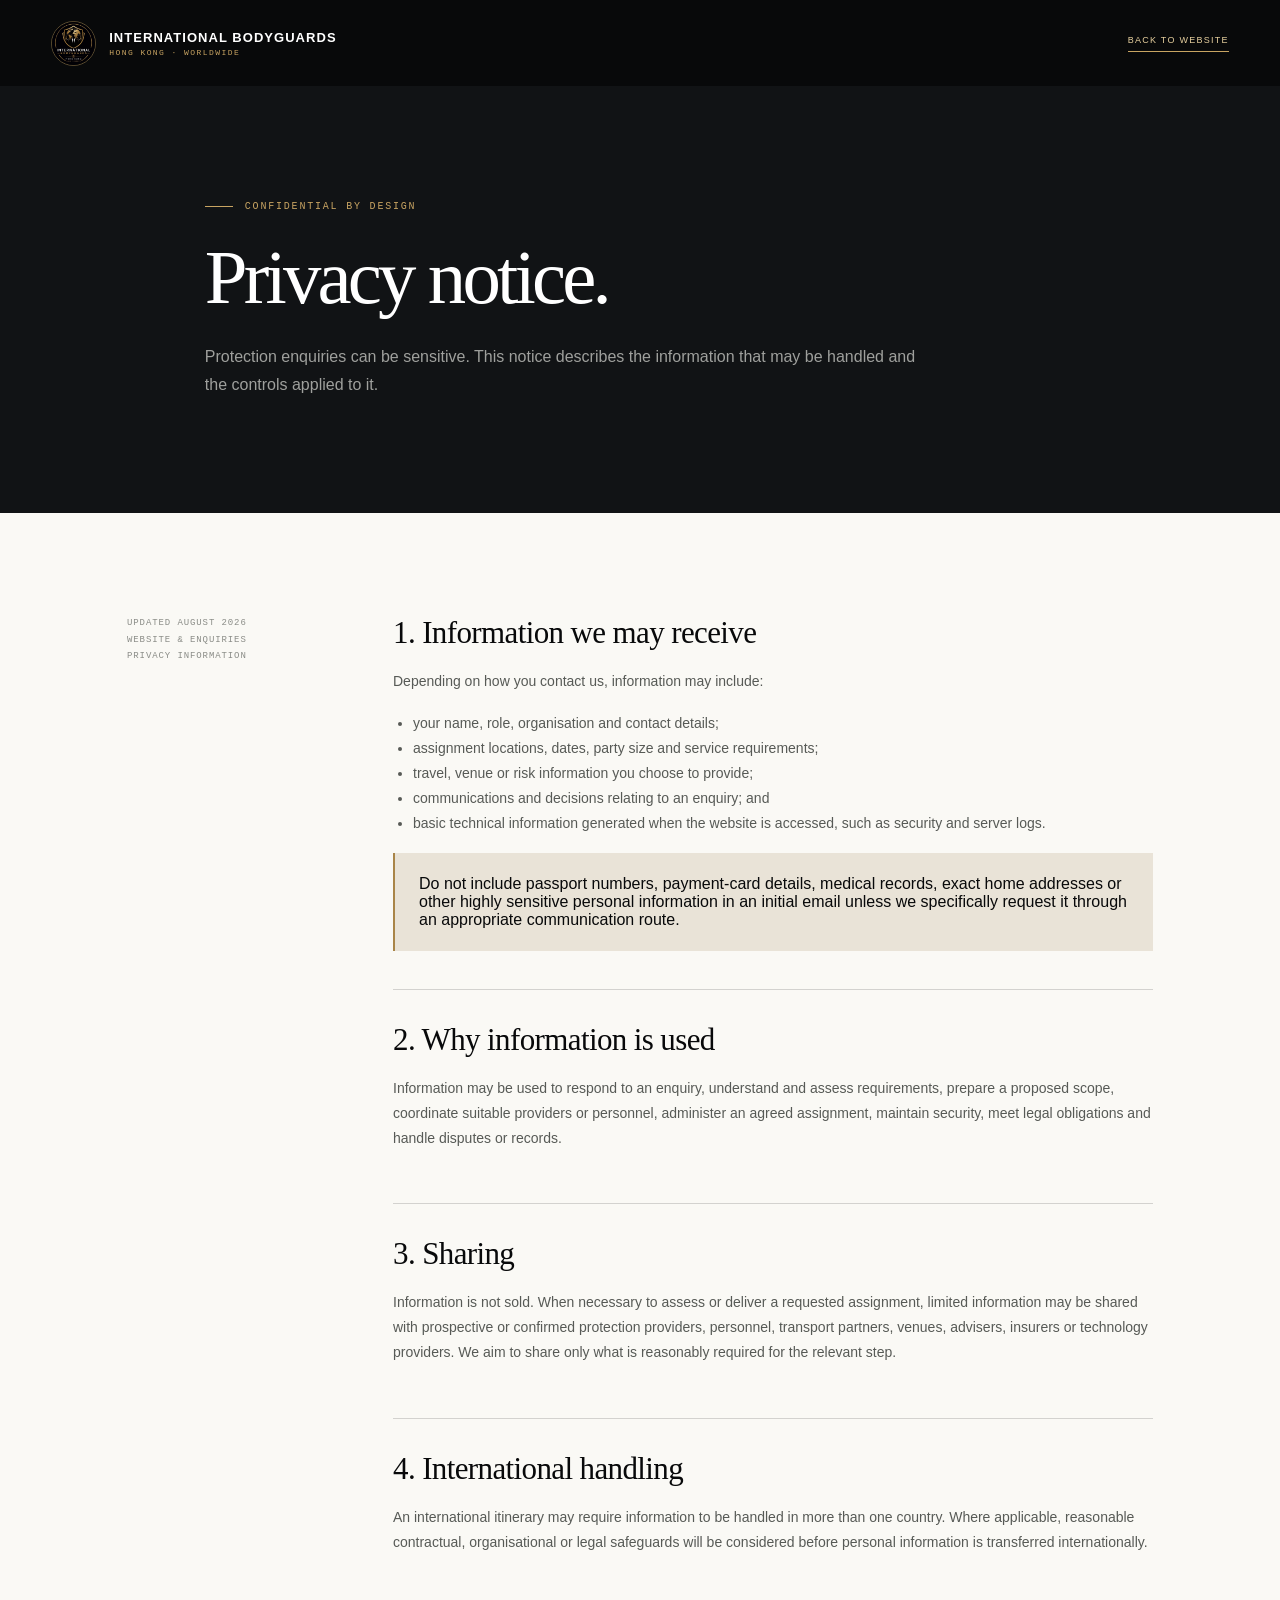
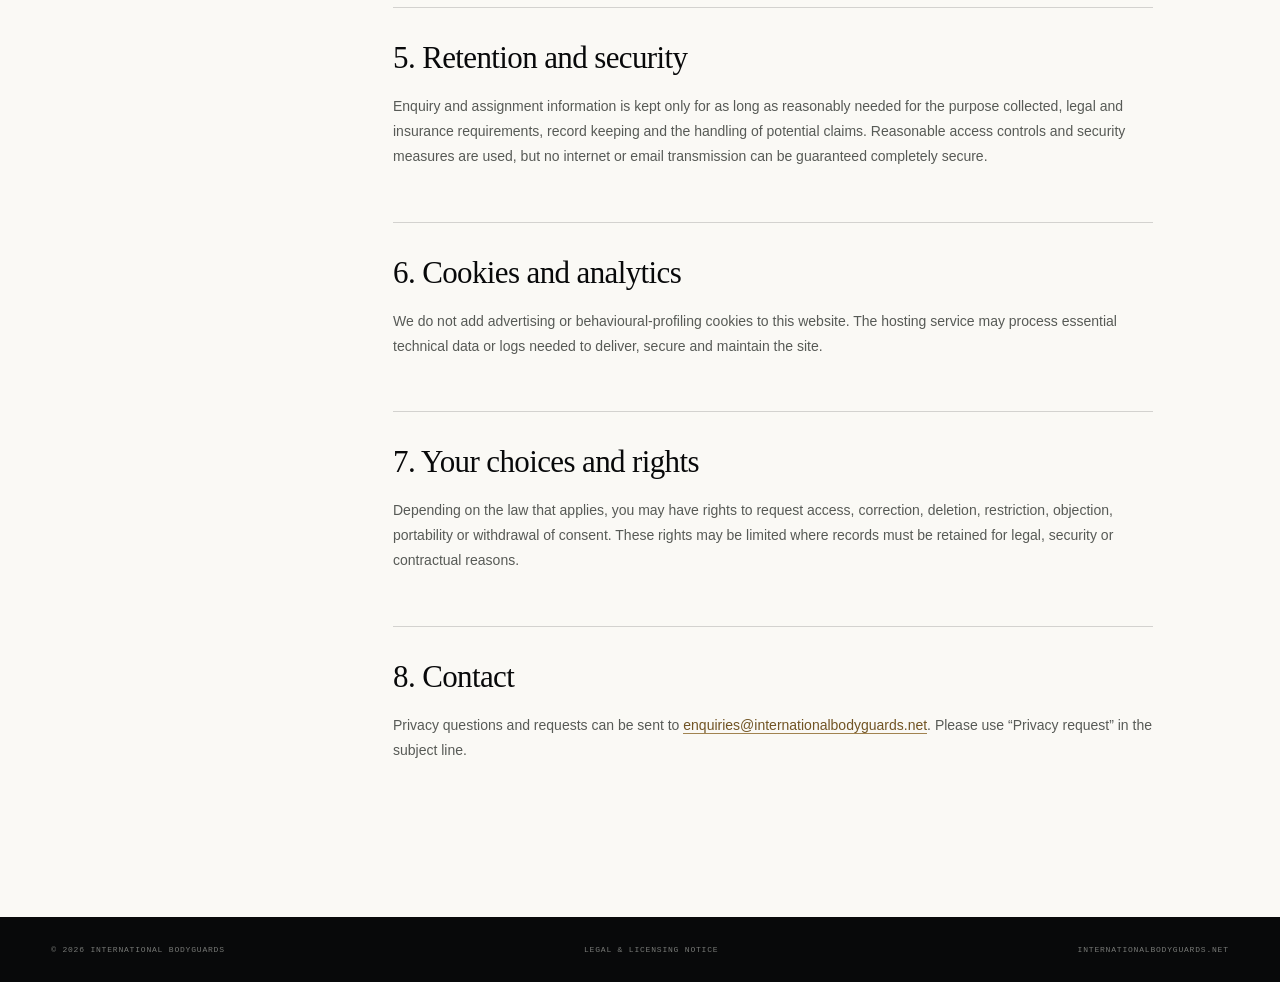
<file: privacy/index.html>
<!doctype html>
<html lang="en">
<head>
  <meta charset="utf-8">
  <meta name="viewport" content="width=device-width, initial-scale=1">
  <title>Privacy Notice | International Bodyguards</title>
  <meta name="description" content="How International Bodyguards handles website and enquiry information.">
  <link rel="canonical" href="https://internationalbodyguards.net/privacy/">
  <link rel="icon" href="/assets/favicon.svg" type="image/svg+xml">
  <link rel="stylesheet" href="/assets/style.css?v=20260813-5">
</head>
<body>
  <main class="legalPage">
    <header class="legalHeader">
      <a class="brand" href="/" aria-label="International Bodyguards home">
        <img src="/assets/international-bodyguards-brand.jpg" alt="" class="brandMark">
        <span><strong>International Bodyguards</strong><small>Hong Kong · Worldwide</small></span>
      </a>
      <a class="backLink" href="/">Back to website</a>
    </header>

    <section class="legalHero">
      <p class="eyebrow"><span></span> Confidential by design</p>
      <h1>Privacy notice.</h1>
      <p>Protection enquiries can be sensitive. This notice describes the information that may be handled and the controls applied to it.</p>
    </section>

    <div class="legalContent">
      <aside class="legalMeta">Updated August 2026<br>Website &amp; enquiries<br>Privacy information</aside>
      <article class="legalBody">
        <section>
          <h2>1. Information we may receive</h2>
          <p>Depending on how you contact us, information may include:</p>
          <ul>
            <li>your name, role, organisation and contact details;</li>
            <li>assignment locations, dates, party size and service requirements;</li>
            <li>travel, venue or risk information you choose to provide;</li>
            <li>communications and decisions relating to an enquiry; and</li>
            <li>basic technical information generated when the website is accessed, such as security and server logs.</li>
          </ul>
          <div class="legalCallout">Do not include passport numbers, payment-card details, medical records, exact home addresses or other highly sensitive personal information in an initial email unless we specifically request it through an appropriate communication route.</div>
        </section>
        <section>
          <h2>2. Why information is used</h2>
          <p>Information may be used to respond to an enquiry, understand and assess requirements, prepare a proposed scope, coordinate suitable providers or personnel, administer an agreed assignment, maintain security, meet legal obligations and handle disputes or records.</p>
        </section>
        <section>
          <h2>3. Sharing</h2>
          <p>Information is not sold. When necessary to assess or deliver a requested assignment, limited information may be shared with prospective or confirmed protection providers, personnel, transport partners, venues, advisers, insurers or technology providers. We aim to share only what is reasonably required for the relevant step.</p>
        </section>
        <section>
          <h2>4. International handling</h2>
          <p>An international itinerary may require information to be handled in more than one country. Where applicable, reasonable contractual, organisational or legal safeguards will be considered before personal information is transferred internationally.</p>
        </section>
        <section>
          <h2>5. Retention and security</h2>
          <p>Enquiry and assignment information is kept only for as long as reasonably needed for the purpose collected, legal and insurance requirements, record keeping and the handling of potential claims. Reasonable access controls and security measures are used, but no internet or email transmission can be guaranteed completely secure.</p>
        </section>
        <section>
          <h2>6. Cookies and analytics</h2>
          <p>We do not add advertising or behavioural-profiling cookies to this website. The hosting service may process essential technical data or logs needed to deliver, secure and maintain the site.</p>
        </section>
        <section>
          <h2>7. Your choices and rights</h2>
          <p>Depending on the law that applies, you may have rights to request access, correction, deletion, restriction, objection, portability or withdrawal of consent. These rights may be limited where records must be retained for legal, security or contractual reasons.</p>
        </section>
        <section>
          <h2>8. Contact</h2>
          <p>Privacy questions and requests can be sent to <a href="mailto:enquiries@internationalbodyguards.net?subject=Privacy%20request">enquiries@internationalbodyguards.net</a>. Please use “Privacy request” in the subject line.</p>
        </section>
      </article>
    </div>

    <footer class="legalFooter">
      <span>© 2026 International Bodyguards</span>
      <a href="/legal/">Legal &amp; licensing notice</a>
      <span>internationalbodyguards.net</span>
    </footer>
  </main>
</body>
</html>
</file>
<file: assets/style.css>
:root {
  --font-geist-sans: Arial, Helvetica, sans-serif;
  --font-geist-mono: "Courier New", Courier, monospace;
  --ink: #08090a;
  --ink-soft: #111214;
  --paper: #f2f0ea;
  --paper-light: #faf9f5;
  --gold: #c8a462;
  --gold-light: #e6cf9e;
  --muted: #8f918f;
  --line-dark: rgba(255, 255, 255, 0.14);
  --line-light: rgba(8, 9, 10, 0.16);
}

* {
  box-sizing: border-box;
}

[hidden] {
  display: none !important;
}

html {
  scroll-behavior: smooth;
}

body {
  margin: 0;
  background: var(--ink);
  color: white;
  font-family: var(--font-geist-sans), Arial, sans-serif;
}

a {
  color: inherit;
  text-decoration: none;
}

button,
a {
  -webkit-tap-highlight-color: transparent;
}

.siteHeader {
  align-items: center;
  background: rgba(8, 9, 10, 0.9);
  backdrop-filter: blur(18px);
  border-bottom: 1px solid var(--line-dark);
  color: white;
  display: grid;
  grid-template-columns: 1fr auto 1fr;
  height: 86px;
  left: 0;
  padding: 0 clamp(24px, 4vw, 72px);
  position: fixed;
  right: 0;
  top: 0;
  z-index: 50;
}

.brand {
  align-items: center;
  display: inline-flex;
  gap: 13px;
  justify-self: start;
}

.brandMark {
  border: 1px solid rgba(200, 164, 98, 0.42);
  border-radius: 50%;
  height: 45px;
  object-fit: cover;
  width: 45px;
}

.brand span {
  display: flex;
  flex-direction: column;
  gap: 3px;
}

.brand strong {
  color: white;
  font-size: 13px;
  font-weight: 600;
  letter-spacing: 0.08em;
  text-transform: uppercase;
}

.brand small {
  color: var(--gold);
  font-family: var(--font-geist-mono), monospace;
  font-size: 8px;
  letter-spacing: 0.18em;
  text-transform: uppercase;
}

.desktopNav {
  display: flex;
  gap: 34px;
}

.desktopNav a {
  color: #c8c9c6;
  font-size: 12px;
  letter-spacing: 0.09em;
  transition: color 180ms ease;
}

.desktopNav a:hover,
.desktopNav a:focus-visible {
  color: white;
}

.headerCta {
  border-bottom: 1px solid var(--gold);
  color: var(--gold-light);
  font-size: 11px;
  justify-self: end;
  letter-spacing: 0.12em;
  padding-bottom: 6px;
  text-transform: uppercase;
}

.headerActions {
  align-items: center;
  display: flex;
  gap: 8px;
  justify-self: end;
}

.headerIcon {
  align-items: center;
  border: 1px solid rgba(255, 255, 255, 0.24);
  border-radius: 50%;
  color: #d4d5d2;
  display: inline-flex;
  flex: 0 0 auto;
  height: 36px;
  justify-content: center;
  padding: 0;
  transition: background 180ms ease, border-color 180ms ease, color 180ms ease, transform 180ms ease;
  width: 36px;
}

.headerIcon img {
  display: block;
  height: 18px;
  max-height: 18px;
  max-width: 18px;
  object-fit: contain;
  width: 18px;
}

.headerIconWhatsApp img {
  height: 19px;
  max-height: 19px;
  max-width: 19px;
  width: 19px;
}

.headerIcon:hover,
.headerIcon:focus-visible {
  background: rgba(200, 164, 98, 0.12);
  border-color: var(--gold);
  color: var(--gold-light);
  transform: translateY(-1px);
}

.headerActions .headerCta {
  margin-left: 6px;
}

.hero {
  align-items: center;
  background:
    radial-gradient(circle at 70% 48%, rgba(200, 164, 98, 0.11), transparent 30%),
    linear-gradient(120deg, #08090a 48%, #0d0e10 100%);
  display: grid;
  grid-template-columns: minmax(0, 1.05fr) minmax(380px, 0.95fr);
  min-height: 100svh;
  overflow: hidden;
  padding: 140px clamp(24px, 7vw, 124px) 78px;
  position: relative;
}

.heroGrid {
  background-image:
    linear-gradient(rgba(255, 255, 255, 0.032) 1px, transparent 1px),
    linear-gradient(90deg, rgba(255, 255, 255, 0.032) 1px, transparent 1px);
  background-size: 80px 80px;
  inset: 86px 0 0;
  mask-image: linear-gradient(90deg, black, transparent 72%);
  opacity: 0.45;
  position: absolute;
}

.heroCopy,
.heroVisual {
  position: relative;
  z-index: 2;
}

.heroCopy {
  max-width: 770px;
}

.eyebrow {
  align-items: center;
  color: var(--gold);
  display: flex;
  font-family: var(--font-geist-mono), monospace;
  font-size: 10px;
  letter-spacing: 0.18em;
  margin: 0 0 28px;
  text-transform: uppercase;
}

.eyebrow span {
  background: var(--gold);
  height: 1px;
  margin-right: 12px;
  width: 28px;
}

.hero h1 {
  font-family: Georgia, "Times New Roman", serif;
  font-size: clamp(58px, 6.3vw, 108px);
  font-weight: 400;
  letter-spacing: -0.055em;
  line-height: 0.94;
  margin: 0;
  max-width: 850px;
}

.hero h1 em {
  color: var(--gold-light);
  display: block;
  font-weight: 400;
}

.heroIntro {
  color: #b7b8b5;
  font-size: clamp(16px, 1.3vw, 20px);
  line-height: 1.7;
  margin: 36px 0 0;
  max-width: 650px;
}

.heroActions {
  align-items: center;
  display: flex;
  gap: 34px;
  margin-top: 42px;
}

.buttonPrimary,
.buttonDark {
  align-items: center;
  background: var(--gold);
  color: var(--ink);
  display: inline-flex;
  font-size: 11px;
  font-weight: 650;
  justify-content: space-between;
  letter-spacing: 0.11em;
  min-width: 225px;
  padding: 18px 20px;
  text-transform: uppercase;
  transition: background 180ms ease, transform 180ms ease;
}

.buttonPrimary:hover,
.buttonPrimary:focus-visible {
  background: var(--gold-light);
  transform: translateY(-2px);
}

.textLink {
  border-bottom: 1px solid rgba(255,255,255,0.35);
  color: #d7d8d4;
  font-size: 11px;
  letter-spacing: 0.1em;
  padding: 7px 0;
  text-transform: uppercase;
}

.microcopy {
  color: #6f716e;
  font-size: 10px;
  letter-spacing: 0.05em;
  margin-top: 24px;
}

.heroVisual {
  align-items: center;
  display: flex;
  justify-content: center;
  min-height: 560px;
}

.logoFrame {
  background: #030405;
  border: 1px solid rgba(200, 164, 98, 0.36);
  border-radius: 50%;
  box-shadow: 0 0 90px rgba(200, 164, 98, 0.09);
  height: min(32vw, 500px);
  min-height: 360px;
  min-width: 360px;
  overflow: hidden;
  position: relative;
  width: min(32vw, 500px);
  z-index: 2;
}

.logoFrame img {
  display: block;
  height: 100%;
  image-rendering: -webkit-optimize-contrast;
  object-fit: cover;
  object-position: center;
  width: 100%;
}

.orbit {
  border: 1px solid rgba(200, 164, 98, 0.16);
  border-radius: 50%;
  position: absolute;
}

.orbit::after {
  background: var(--gold);
  border-radius: 50%;
  content: "";
  height: 5px;
  left: 13%;
  position: absolute;
  top: 13%;
  width: 5px;
}

.orbitOuter {
  height: min(40vw, 640px);
  width: min(40vw, 640px);
}

.orbitInner {
  border-style: dashed;
  height: min(35vw, 560px);
  transform: rotate(32deg);
  width: min(35vw, 560px);
}

.coordinate {
  background: rgba(8, 9, 10, 0.86);
  border-left: 1px solid var(--gold);
  color: #90918e;
  font-family: var(--font-geist-mono), monospace;
  font-size: 8px;
  letter-spacing: 0.1em;
  padding: 10px 13px;
  position: absolute;
  text-transform: uppercase;
  z-index: 3;
}

.coordinate span {
  color: white;
  margin-right: 7px;
}

.coordinateOne {
  right: 3%;
  top: 22%;
}

.coordinateTwo {
  bottom: 19%;
  left: 0;
}

.heroIndex {
  bottom: 30px;
  color: #5b5d5b;
  display: flex;
  font-family: var(--font-geist-mono), monospace;
  font-size: 8px;
  justify-content: space-between;
  left: clamp(24px, 4vw, 72px);
  letter-spacing: 0.15em;
  position: absolute;
  right: clamp(24px, 4vw, 72px);
  text-transform: uppercase;
  z-index: 3;
}

.trustStrip {
  background: var(--gold);
  color: var(--ink);
  display: grid;
  grid-template-columns: repeat(4, 1fr);
  padding: 0 clamp(24px, 5vw, 88px);
}

.trustStrip p {
  border-right: 1px solid rgba(8, 9, 10, 0.22);
  font-size: 9px;
  font-weight: 650;
  letter-spacing: 0.15em;
  margin: 0;
  padding: 19px 25px;
  text-align: center;
  text-transform: uppercase;
}

.trustStrip p:last-child {
  border-right: 0;
}

.section {
  padding: clamp(90px, 10vw, 160px) clamp(24px, 7vw, 124px);
}

.servicesSection {
  background: var(--paper);
  color: var(--ink);
}

.sectionHeading {
  align-items: end;
  display: grid;
  gap: 60px;
  grid-template-columns: minmax(0, 1.3fr) minmax(280px, 0.7fr);
  margin-bottom: 78px;
}

.darkEyebrow {
  color: #90713d;
}

.darkEyebrow span {
  background: #90713d;
}

.sectionHeading h2,
.standardsBand h2,
.contactPreview h2 {
  font-family: Georgia, "Times New Roman", serif;
  font-size: clamp(43px, 5vw, 76px);
  font-weight: 400;
  letter-spacing: -0.045em;
  line-height: 1.02;
  margin: 0;
}

.sectionHeading > p {
  color: #5f625f;
  font-size: 15px;
  line-height: 1.75;
  margin: 0;
  max-width: 430px;
}

.serviceGrid {
  border-left: 1px solid var(--line-light);
  border-top: 1px solid var(--line-light);
  display: grid;
  grid-template-columns: repeat(3, 1fr);
}

.serviceCard {
  border-bottom: 1px solid var(--line-light);
  border-right: 1px solid var(--line-light);
  display: flex;
  flex-direction: column;
  min-height: 320px;
  padding: 28px;
  position: relative;
  transition: background 200ms ease, color 200ms ease;
}

.serviceCard:hover {
  background: var(--ink);
  color: white;
}

.serviceNumber {
  color: #927a52;
  font-family: var(--font-geist-mono), monospace;
  font-size: 9px;
  letter-spacing: 0.15em;
}

.serviceCard > div {
  margin-top: auto;
}

.serviceCard h3 {
  font-family: Georgia, "Times New Roman", serif;
  font-size: 28px;
  font-weight: 400;
  letter-spacing: -0.02em;
  margin: 0 0 18px;
}

.serviceCard p {
  color: #636562;
  font-size: 13px;
  line-height: 1.7;
  margin: 0;
  max-width: 350px;
}

.serviceCard:hover p {
  color: #adaeaa;
}

.serviceArrow {
  color: var(--gold);
  font-size: 17px;
  position: absolute;
  right: 26px;
  top: 23px;
}

.clientSection {
  background: #0b0c0d;
  display: grid;
  gap: 80px;
  grid-template-columns: minmax(0, 0.9fr) minmax(420px, 1.1fr);
  padding: clamp(90px, 10vw, 160px) clamp(24px, 7vw, 124px);
}

.clientIntro {
  align-self: start;
  position: sticky;
  top: 145px;
}

.clientIntro h2,
.coverageContent h2,
.approachHeading h2,
.faqHeading h2 {
  font-family: Georgia, "Times New Roman", serif;
  font-size: clamp(43px, 4.5vw, 70px);
  font-weight: 400;
  letter-spacing: -0.045em;
  line-height: 1.03;
  margin: 0;
}

.clientList {
  border-top: 1px solid var(--line-dark);
}

.clientRow {
  align-items: center;
  border-bottom: 1px solid var(--line-dark);
  display: grid;
  gap: 20px;
  grid-template-columns: 48px 1fr auto;
  min-height: 92px;
  transition: padding 180ms ease, color 180ms ease;
}

.clientRow:hover {
  color: var(--gold-light);
  padding-left: 10px;
}

.clientRow span {
  color: #656764;
  font-family: var(--font-geist-mono), monospace;
  font-size: 9px;
}

.clientRow p {
  font-family: Georgia, "Times New Roman", serif;
  font-size: clamp(21px, 2vw, 29px);
  margin: 0;
}

.coverageSection {
  background: var(--paper-light);
  color: var(--ink);
  padding: clamp(90px, 10vw, 160px) clamp(24px, 7vw, 124px) 50px;
}

.coverageTopline {
  display: flex;
  justify-content: space-between;
}

.coverageCode {
  color: #9c8b6a;
  font-family: var(--font-geist-mono), monospace;
  font-size: 9px;
  letter-spacing: 0.18em;
}

.coverageContent {
  display: grid;
  gap: 80px;
  grid-template-columns: minmax(0, 0.85fr) minmax(520px, 1.15fr);
}

.coverageContent > div:first-child > p {
  color: #62645f;
  font-size: 16px;
  line-height: 1.75;
  margin: 30px 0 0;
  max-width: 620px;
}

.regionGrid {
  border-left: 1px solid var(--line-light);
  border-top: 1px solid var(--line-light);
  display: grid;
  grid-template-columns: repeat(2, 1fr);
}

.regionGrid > div {
  border-bottom: 1px solid var(--line-light);
  border-right: 1px solid var(--line-light);
  display: grid;
  grid-template-columns: auto 1fr;
  min-height: 130px;
  padding: 22px;
}

.regionGrid strong {
  color: #a28552;
  font-family: var(--font-geist-mono), monospace;
  font-size: 8px;
  font-weight: 400;
}

.regionGrid span {
  align-self: end;
  font-family: Georgia, "Times New Roman", serif;
  font-size: 26px;
  grid-column: 1 / -1;
}

.regionGrid small {
  align-self: end;
  color: #7d7f7a;
  font-size: 9px;
  grid-column: 1 / -1;
  letter-spacing: 0.08em;
  margin-top: 7px;
  text-transform: uppercase;
}

.coverageDisclaimer {
  border-top: 1px solid var(--line-light);
  color: #7b7c77;
  font-size: 10px;
  line-height: 1.6;
  margin: 70px 0 0;
  padding-top: 20px;
}

.approachSection {
  background: #151719;
  padding: clamp(90px, 10vw, 160px) clamp(24px, 7vw, 124px);
}

.approachHeading > p {
  color: #8d8f8c;
}

.stepGrid {
  border-left: 1px solid var(--line-dark);
  border-top: 1px solid var(--line-dark);
  display: grid;
  grid-template-columns: repeat(4, 1fr);
}

.stepCard {
  border-bottom: 1px solid var(--line-dark);
  border-right: 1px solid var(--line-dark);
  min-height: 300px;
  padding: 26px;
}

.stepCard > span {
  color: var(--gold);
  font-family: var(--font-geist-mono), monospace;
  font-size: 9px;
}

.stepCard h3 {
  font-family: Georgia, "Times New Roman", serif;
  font-size: 27px;
  font-weight: 400;
  line-height: 1.15;
  margin: 110px 0 17px;
}

.stepCard p {
  color: #8f918e;
  font-size: 12px;
  line-height: 1.7;
  margin: 0;
}

.standardsBand {
  background: var(--ink-soft);
  border-top: 1px solid var(--line-dark);
  display: grid;
  gap: 80px;
  grid-template-columns: 1.1fr 0.9fr;
  padding: clamp(85px, 9vw, 140px) clamp(24px, 7vw, 124px);
}

.standardsBand h2 {
  max-width: 760px;
}

.standardsCopy {
  align-self: end;
  max-width: 610px;
}

.standardsCopy > p:first-child {
  color: #c6c7c3;
  font-size: 17px;
  line-height: 1.75;
}

.legalNote {
  border-left: 1px solid var(--gold);
  color: #777976;
  font-size: 11px;
  line-height: 1.7;
  margin-top: 35px;
  padding-left: 19px;
}

.standardsLink {
  border-bottom: 1px solid rgba(200, 164, 98, 0.6);
  color: var(--gold-light);
  display: inline-flex;
  font-size: 9px;
  justify-content: space-between;
  letter-spacing: 0.12em;
  margin-top: 20px;
  padding-bottom: 8px;
  text-transform: uppercase;
  width: 260px;
}

.faqSection {
  background: var(--paper);
  color: var(--ink);
  display: grid;
  gap: 80px;
  grid-template-columns: minmax(280px, 0.7fr) minmax(520px, 1.3fr);
  padding: clamp(90px, 10vw, 160px) clamp(24px, 7vw, 124px);
}

.faqHeading > p:last-child {
  color: #696b67;
  line-height: 1.7;
  max-width: 360px;
}

.faqList {
  border-top: 1px solid var(--line-light);
}

.faqList details {
  border-bottom: 1px solid var(--line-light);
}

.faqList summary {
  align-items: center;
  cursor: pointer;
  display: grid;
  font-family: Georgia, "Times New Roman", serif;
  font-size: clamp(19px, 1.8vw, 26px);
  gap: 18px;
  grid-template-columns: 36px 1fr auto;
  list-style: none;
  min-height: 88px;
}

.faqList summary::-webkit-details-marker {
  display: none;
}

.faqList summary > span {
  color: #9b8052;
  font-family: var(--font-geist-mono), monospace;
  font-size: 8px;
}

.faqList summary i {
  color: #9b8052;
  font-family: Arial, sans-serif;
  font-size: 20px;
  font-style: normal;
  font-weight: 300;
  transition: transform 180ms ease;
}

.faqList details[open] summary i {
  transform: rotate(45deg);
}

.faqList details > p {
  color: #5f625e;
  font-size: 13px;
  line-height: 1.75;
  margin: 0 44px 26px 54px;
  max-width: 720px;
}

.formSection {
  align-items: start;
  background: #0b0c0d;
  display: grid;
  gap: clamp(50px, 7vw, 110px);
  grid-template-columns: minmax(280px, 0.65fr) minmax(560px, 1.35fr);
  padding: clamp(90px, 10vw, 150px) clamp(24px, 7vw, 124px);
}

.formIntro {
  position: sticky;
  top: 135px;
}

.formIntro h2 {
  font-family: Georgia, "Times New Roman", serif;
  font-size: clamp(52px, 6vw, 88px);
  font-weight: 400;
  letter-spacing: -0.05em;
  line-height: 0.96;
  margin: 0;
}

.formIntro > p:not(.eyebrow) {
  color: #a4a6a2;
  font-size: 14px;
  line-height: 1.75;
  margin: 30px 0 0;
  max-width: 470px;
}

.formPrivacyNote {
  border-left: 1px solid var(--gold);
  margin-top: 36px;
  max-width: 430px;
  padding: 3px 0 3px 18px;
}

.formPrivacyNote span {
  color: var(--gold-light);
  font-family: var(--font-geist-mono), monospace;
  font-size: 9px;
  letter-spacing: 0.12em;
  text-transform: uppercase;
}

.formPrivacyNote p {
  color: #737572;
  font-size: 11px;
  line-height: 1.65;
  margin: 8px 0 0;
}

.enquiryForm {
  background: var(--paper-light);
  color: var(--ink);
  padding: clamp(30px, 5vw, 70px);
}

.enquiryForm fieldset {
  border: 0;
  border-top: 1px solid var(--line-light);
  margin: 0;
  padding: 52px 0 65px;
}

.enquiryForm fieldset:first-child {
  border-top: 0;
  padding-top: 0;
}

.enquiryForm legend {
  font-family: Georgia, "Times New Roman", serif;
  font-size: clamp(25px, 2.3vw, 35px);
  letter-spacing: -0.025em;
  margin-bottom: 34px;
  padding: 0;
}

.enquiryForm legend > span {
  color: #967745;
  font-family: var(--font-geist-mono), monospace;
  font-size: 9px;
  letter-spacing: 0.1em;
  margin-right: 14px;
}

.formGrid {
  display: grid;
  gap: 24px;
  grid-template-columns: repeat(2, minmax(0, 1fr));
}

.formGridSpacing {
  margin-top: 28px;
}

.fullWidth {
  grid-column: 1 / -1;
}

.enquiryForm label {
  display: flex;
  flex-direction: column;
  gap: 10px;
}

.enquiryForm label > span,
.choiceGroup > p {
  color: #535650;
  font-size: 10px;
  font-weight: 650;
  letter-spacing: 0.08em;
  line-height: 1.5;
  margin: 0;
  text-transform: uppercase;
}

.enquiryForm input,
.enquiryForm select,
.enquiryForm textarea {
  background: white;
  border: 1px solid rgba(8, 9, 10, 0.2);
  border-radius: 0;
  color: var(--ink);
  font: inherit;
  font-size: 14px;
  min-height: 52px;
  outline: none;
  padding: 13px 15px;
  transition: border-color 160ms ease, box-shadow 160ms ease;
  width: 100%;
}

.enquiryForm textarea {
  line-height: 1.55;
  min-height: 120px;
  resize: vertical;
}

.enquiryForm input:focus,
.enquiryForm select:focus,
.enquiryForm textarea:focus {
  border-color: #a88549;
  box-shadow: 0 0 0 3px rgba(168, 133, 73, 0.12);
}

.enquiryForm input::placeholder,
.enquiryForm textarea::placeholder {
  color: #9a9c97;
}

.choiceGroup {
  margin-top: 30px;
}

.choiceGrid {
  border-left: 1px solid var(--line-light);
  border-top: 1px solid var(--line-light);
  display: grid;
  grid-template-columns: repeat(2, minmax(0, 1fr));
  margin-top: 15px;
}

.checkChoice {
  align-items: center;
  background: white;
  border-bottom: 1px solid var(--line-light);
  border-right: 1px solid var(--line-light);
  cursor: pointer;
  flex-direction: row !important;
  gap: 12px !important;
  min-height: 62px;
  padding: 13px 15px;
}

.checkChoice input,
.confirmationChoice input {
  accent-color: #9b7840;
  flex: 0 0 auto;
  min-height: auto;
  padding: 0;
  width: 17px;
}

.checkChoice > span {
  color: #353733 !important;
  font-size: 11px !important;
  font-weight: 500 !important;
  letter-spacing: 0 !important;
  line-height: 1.4 !important;
  text-transform: none !important;
}

.confirmationFieldset {
  padding-bottom: 45px !important;
}

.confirmationChoice {
  align-items: flex-start;
  border-bottom: 1px solid var(--line-light);
  flex-direction: row !important;
  gap: 13px !important;
  padding: 15px 0;
}

.confirmationChoice > span {
  color: #535651 !important;
  font-size: 12px !important;
  font-weight: 400 !important;
  letter-spacing: 0 !important;
  line-height: 1.55 !important;
  text-transform: none !important;
}

.formSubmitRow {
  align-items: center;
  display: flex;
  gap: 24px;
  justify-content: space-between;
}

.formSubmitButton {
  align-items: center;
  background: var(--ink);
  border: 0;
  color: white;
  cursor: pointer;
  display: inline-flex;
  font-size: 10px;
  font-weight: 650;
  justify-content: space-between;
  letter-spacing: 0.1em;
  min-height: 58px;
  padding: 15px 19px;
  text-transform: uppercase;
  transition: background 180ms ease, transform 180ms ease;
  width: min(100%, 390px);
}

.formSubmitButton:hover,
.formSubmitButton:focus-visible {
  background: #292b2b;
  transform: translateY(-2px);
}

.formSubmitRow > p {
  color: #7b7d78;
  font-size: 10px;
  line-height: 1.6;
  margin: 0;
  max-width: 240px;
}

.formSubmitRow a {
  border-bottom: 1px solid #9b7840;
  color: #6f511f;
}

.formStatus {
  background: #e7e0d2;
  border-left: 2px solid #9b7840;
  color: #4f504c;
  font-size: 12px;
  line-height: 1.6;
  margin: 24px 0 0;
  padding: 14px 16px;
}

.contactPreview {
  background: var(--gold-light);
  color: var(--ink);
  padding: clamp(85px, 10vw, 150px) clamp(24px, 7vw, 124px);
  text-align: center;
}

.contactPreview .eyebrow {
  justify-content: center;
}

.contactPreview h2 {
  margin: auto;
  max-width: 900px;
}

.contactPreview > p:not(.eyebrow) {
  color: #57554f;
  line-height: 1.7;
  margin: 28px auto 36px;
  max-width: 680px;
}

.buttonDark {
  background: var(--ink);
  color: white;
  min-width: min(100%, 405px);
}

.buttonDark:hover,
.buttonDark:focus-visible {
  background: #292a2a;
  transform: translateY(-2px);
}

.contactActions {
  align-items: center;
  display: flex;
  flex-direction: column;
  gap: 20px;
}

.emailLink {
  border-bottom: 1px solid rgba(8, 9, 10, 0.4);
  font-family: var(--font-geist-mono), monospace;
  font-size: 10px;
  letter-spacing: 0.06em;
  padding-bottom: 5px;
}

.contactGuide {
  border-left: 1px solid rgba(8, 9, 10, 0.22);
  border-top: 1px solid rgba(8, 9, 10, 0.22);
  display: grid;
  grid-template-columns: repeat(4, 1fr);
  margin: 70px auto 0;
  max-width: 1000px;
}

.contactGuide > div {
  border-bottom: 1px solid rgba(8, 9, 10, 0.22);
  border-right: 1px solid rgba(8, 9, 10, 0.22);
  padding: 20px;
  text-align: left;
}

.contactGuide span {
  color: #8d6e3b;
  font-family: var(--font-geist-mono), monospace;
  font-size: 8px;
}

.contactGuide p {
  font-size: 11px;
  font-weight: 600;
  letter-spacing: 0.08em;
  margin: 34px 0 0;
  text-transform: uppercase;
}

.siteFooter {
  background: #050606;
  color: #6c6e6b;
  display: grid;
  font-family: var(--font-geist-mono), monospace;
  font-size: 8px;
  grid-template-columns: repeat(3, 1fr);
  letter-spacing: 0.11em;
  padding: 28px clamp(24px, 4vw, 72px);
  text-transform: uppercase;
}

.siteFooter p {
  margin: 0;
}

.siteFooter nav {
  display: flex;
  gap: 22px;
  justify-content: center;
}

.siteFooter nav a:hover,
.siteFooter nav a:focus-visible {
  color: var(--gold-light);
}

.siteFooter p:nth-child(2) {
  text-align: center;
}

.siteFooter p:last-child {
  text-align: right;
}

.requestPage {
  background: var(--paper-light);
  color: var(--ink);
  min-height: 100vh;
}

.requestHero {
  align-items: end;
  background:
    radial-gradient(circle at 78% 35%, rgba(200, 164, 98, 0.13), transparent 28%),
    #101214;
  color: white;
  display: grid;
  gap: 50px;
  grid-template-columns: minmax(0, 1.15fr) minmax(320px, 0.85fr);
  padding: clamp(128px, 10vw, 160px) clamp(24px, 9vw, 160px) clamp(52px, 5vw, 76px);
}

.requestHero h1 {
  font-family: Georgia, "Times New Roman", serif;
  font-size: clamp(54px, 5.8vw, 86px);
  font-weight: 400;
  letter-spacing: -0.055em;
  line-height: 0.92;
  margin: 0;
}

.requestHeroIntro > p {
  color: #a5a7a3;
  font-size: 15px;
  line-height: 1.75;
  margin: 0;
  max-width: 560px;
}

.requestHeroIntro {
  display: flex;
  flex-direction: column;
  gap: 22px;
}

.requestDirectContacts {
  display: grid;
  gap: 9px;
  grid-template-columns: repeat(2, minmax(0, 1fr));
}

.requestDirectContacts a {
  border: 1px solid rgba(255, 255, 255, 0.18);
  display: flex;
  flex-direction: column;
  gap: 6px;
  min-width: 0;
  padding: 14px 15px;
  transition: border-color 180ms ease, background 180ms ease;
}

.requestDirectContacts a:hover,
.requestDirectContacts a:focus-visible {
  background: rgba(200, 164, 98, 0.08);
  border-color: var(--gold);
}

.requestDirectContacts span {
  color: var(--gold);
  font-family: var(--font-geist-mono), monospace;
  font-size: 8px;
  letter-spacing: 0.13em;
  text-transform: uppercase;
}

.requestDirectContacts strong {
  color: white;
  font-size: 10px;
  font-weight: 500;
  letter-spacing: 0.02em;
  overflow-wrap: anywhere;
}

.requestFormLayout {
  align-items: start;
  display: grid;
  gap: clamp(50px, 7vw, 100px);
  grid-template-columns: minmax(240px, 0.55fr) minmax(560px, 1.45fr);
  margin: auto;
  max-width: 1480px;
  padding: clamp(42px, 5vw, 70px) clamp(24px, 7vw, 110px) clamp(70px, 9vw, 130px);
}

.requestFormLayout > aside {
  position: sticky;
  top: 120px;
}

.requestFormLayout ol {
  border-top: 1px solid var(--line-light);
  list-style: none;
  margin: 0;
  padding: 0;
}

.requestFormLayout li {
  align-items: center;
  border-bottom: 1px solid var(--line-light);
  display: flex;
  font-family: Georgia, "Times New Roman", serif;
  font-size: 21px;
  gap: 14px;
  padding: 18px 0;
}

.requestFormLayout li span {
  color: #92723e;
  font-family: var(--font-geist-mono), monospace;
  font-size: 8px;
}

.requestSafetyNote {
  border-left: 1px solid #a98345;
  color: #777973;
  font-size: 11px;
  line-height: 1.7;
  margin: 32px 0 0;
  padding-left: 16px;
}

.shortEnquiryForm {
  box-shadow: 0 24px 75px rgba(8, 9, 10, 0.08);
  position: relative;
}

.shortEnquiryForm fieldset {
  padding: 46px 0 55px;
}

.hpField {
  height: 1px;
  left: -10000px;
  overflow: hidden;
  position: absolute;
  top: auto;
  width: 1px;
}

.shortConfirmation {
  margin-bottom: 28px;
}

.shortSubmitButton {
  width: 100%;
}

.formDeliveryNote {
  color: #797b76;
  font-size: 10px;
  line-height: 1.6;
  margin: 17px 0 0;
  text-align: center;
}

.formResult {
  border-left: 3px solid;
  margin-bottom: 24px;
  padding: 18px 20px;
}

.formResult strong {
  font-family: Georgia, "Times New Roman", serif;
  font-size: 22px;
  font-weight: 400;
}

.formResult p {
  font-size: 12px;
  line-height: 1.65;
  margin: 8px 0 0;
}

.formResultSuccess {
  background: #e6eee6;
  border-color: #527058;
  color: #28422e;
}

.formResultError {
  background: #f3e4e0;
  border-color: #995b4c;
  color: #65382e;
}

.legalPage {
  background: var(--paper-light);
  color: var(--ink);
  min-height: 100vh;
}

.legalHeader {
  align-items: center;
  background: var(--ink);
  color: white;
  display: flex;
  height: 86px;
  justify-content: space-between;
  padding: 0 clamp(24px, 4vw, 72px);
}

.backLink {
  border-bottom: 1px solid var(--gold);
  color: var(--gold-light);
  font-size: 9px;
  letter-spacing: 0.14em;
  padding-bottom: 6px;
  text-transform: uppercase;
}

.legalHero {
  background: #111315;
  color: white;
  padding: clamp(80px, 9vw, 135px) clamp(24px, 16vw, 280px);
}

.legalHero h1 {
  font-family: Georgia, "Times New Roman", serif;
  font-size: clamp(50px, 6vw, 90px);
  font-weight: 400;
  letter-spacing: -0.05em;
  line-height: 0.98;
  margin: 0;
}

.legalHero > p:last-child {
  color: #9fa09d;
  line-height: 1.7;
  margin: 28px 0 0;
  max-width: 730px;
}

.legalContent {
  display: grid;
  gap: 36px;
  grid-template-columns: 230px minmax(0, 760px);
  justify-content: center;
  padding: clamp(70px, 8vw, 120px) 24px;
}

.legalMeta {
  color: #8a8c87;
  font-family: var(--font-geist-mono), monospace;
  font-size: 9px;
  letter-spacing: 0.1em;
  line-height: 1.8;
  text-transform: uppercase;
}

.legalBody section {
  border-top: 1px solid var(--line-light);
  padding: 32px 0 38px;
}

.legalBody section:first-child {
  border-top: 0;
  padding-top: 0;
}

.legalBody h2 {
  font-family: Georgia, "Times New Roman", serif;
  font-size: 31px;
  font-weight: 400;
  letter-spacing: -0.02em;
  margin: 0 0 18px;
}

.legalBody p,
.legalBody li {
  color: #575a56;
  font-size: 14px;
  line-height: 1.8;
}

.legalBody ul {
  padding-left: 20px;
}

.legalBody a {
  border-bottom: 1px solid #a18350;
  color: #715424;
}

.legalCallout {
  background: #e9e3d7;
  border-left: 2px solid #a98548;
  padding: 22px 24px;
}

.legalFooter {
  background: var(--ink);
  color: #777976;
  display: flex;
  font-family: var(--font-geist-mono), monospace;
  font-size: 8px;
  justify-content: space-between;
  letter-spacing: 0.1em;
  padding: 28px clamp(24px, 4vw, 72px);
  text-transform: uppercase;
}

@media (max-width: 1050px) {
  .desktopNav {
    border-top: 1px solid rgba(255, 255, 255, 0.12);
    display: flex;
    grid-column: 1 / -1;
    grid-row: 2;
    justify-content: center;
    padding-top: 10px;
    width: 100%;
  }

  .siteHeader {
    grid-template-columns: 1fr auto;
    height: auto;
    min-height: 126px;
    padding-bottom: 10px;
    padding-top: 12px;
    row-gap: 10px;
  }

  .brand {
    grid-column: 1;
    grid-row: 1;
  }

  .headerActions {
    grid-column: 2;
    grid-row: 1;
  }

  .hero {
    grid-template-columns: 1fr;
    padding-top: 205px;
  }

  .heroGrid {
    inset: 126px 0 0;
  }

  .heroVisual {
    min-height: 520px;
  }

  .logoFrame {
    height: min(68vw, 500px);
    width: min(68vw, 500px);
  }

  .orbitOuter {
    height: min(82vw, 620px);
    width: min(82vw, 620px);
  }

  .orbitInner {
    height: min(74vw, 550px);
    width: min(74vw, 550px);
  }

  .heroIndex {
    display: none;
  }

  .serviceGrid {
    grid-template-columns: repeat(2, 1fr);
  }

  .coverageContent {
    grid-template-columns: 1fr;
  }

  .stepGrid {
    grid-template-columns: repeat(2, 1fr);
  }

  .faqSection {
    grid-template-columns: 0.8fr 1.2fr;
  }

  .formSection {
    grid-template-columns: 1fr;
  }

  .formIntro {
    position: static;
  }

  .requestFormLayout {
    grid-template-columns: 1fr;
  }

  .requestFormLayout > aside {
    position: static;
  }
}

@media (max-width: 720px) {
  .siteHeader {
    grid-template-columns: 1fr;
    height: auto;
    min-height: 0;
    padding: 11px 16px 10px;
    row-gap: 9px;
  }

  .brandMark {
    height: 40px;
    width: 40px;
  }

  .brand strong {
    font-size: 10px;
  }

  .brand small {
    font-size: 7px;
  }

  .headerCta {
    font-size: 8px;
  }

  .headerActions {
    display: flex;
    gap: 6px;
    grid-column: 1;
    grid-row: 2;
    justify-self: stretch;
    width: 100%;
  }

  .headerIcon {
    background: rgba(255, 255, 255, 0.025);
    height: 36px;
    width: 36px;
  }

  .headerActions .headerCta {
    align-items: center;
    border: 1px solid rgba(255, 255, 255, 0.22);
    display: inline-flex;
    flex: 1;
    font-size: 8px;
    justify-content: center;
    justify-self: stretch;
    letter-spacing: 0.06em;
    line-height: 1.2;
    margin-left: 0;
    padding: 8px 4px;
    text-align: center;
    white-space: nowrap;
  }

  .headerCta {
    background: rgba(200, 164, 98, 0.12);
    border-color: var(--gold);
  }

  .desktopNav {
    gap: 6px;
    grid-column: 1;
    grid-row: 3;
    justify-content: space-between;
    padding-top: 9px;
  }

  .desktopNav a {
    font-size: 9px;
    letter-spacing: 0.04em;
  }

  .hero {
    min-height: auto;
    padding: 225px 22px 65px;
  }

  .heroGrid {
    inset: 176px 0 0;
  }

  .hero h1 {
    font-size: clamp(48px, 15vw, 68px);
  }

  .heroIntro {
    font-size: 16px;
  }

  .heroActions {
    align-items: flex-start;
    flex-direction: column;
    gap: 18px;
  }

  .heroVisual {
    min-height: 410px;
  }

  .logoFrame {
    height: min(80vw, 350px);
    min-height: 270px;
    min-width: 270px;
    width: min(80vw, 350px);
  }

  .orbitOuter {
    height: 94vw;
    width: 94vw;
  }

  .orbitInner {
    height: 86vw;
    width: 86vw;
  }

  .coordinateOne {
    right: -5%;
  }

  .coordinateTwo {
    left: -4%;
  }

  .trustStrip {
    grid-template-columns: repeat(2, 1fr);
    padding: 0;
  }

  .trustStrip p {
    border-bottom: 1px solid rgba(8, 9, 10, 0.22);
    padding: 16px 10px;
  }

  .sectionHeading,
  .standardsBand,
  .clientSection,
  .faqSection {
    gap: 36px;
    grid-template-columns: 1fr;
  }

  .clientIntro {
    position: static;
  }

  .clientRow {
    min-height: 80px;
  }

  .coverageTopline {
    display: block;
  }

  .coverageCode {
    margin-bottom: 36px;
  }

  .coverageContent {
    gap: 50px;
  }

  .regionGrid,
  .stepGrid {
    grid-template-columns: 1fr;
  }

  .stepCard {
    min-height: 250px;
  }

  .stepCard h3 {
    margin-top: 75px;
  }

  .faqList details > p {
    margin-left: 0;
    margin-right: 0;
  }

  .contactGuide {
    grid-template-columns: repeat(2, 1fr);
  }

  .formGrid,
  .choiceGrid {
    grid-template-columns: 1fr;
  }

  .fullWidth {
    grid-column: auto;
  }

  .formSubmitRow {
    align-items: flex-start;
    flex-direction: column;
  }

  .formSubmitRow > p {
    max-width: 100%;
  }

  .sectionHeading {
    margin-bottom: 48px;
  }

  .sectionHeading h2,
  .standardsBand h2,
  .contactPreview h2 {
    font-size: clamp(39px, 12vw, 56px);
  }

  .serviceGrid {
    grid-template-columns: 1fr;
  }

  .serviceCard {
    min-height: 280px;
  }

  .siteFooter {
    gap: 12px;
    grid-template-columns: 1fr;
    line-height: 1.5;
    text-align: center;
  }

  .siteFooter p:nth-child(2),
  .siteFooter p:last-child {
    text-align: center;
  }

  .siteFooter nav {
    order: 3;
  }

  .legalHeader {
    height: 74px;
    padding: 0 18px;
  }

  .requestHero {
    align-items: start;
    gap: 28px;
    grid-template-columns: 1fr;
    padding-bottom: 42px;
    padding-top: 218px;
  }

  .requestDirectContacts {
    grid-template-columns: 1fr;
  }

  .requestFormLayout {
    padding-left: 20px;
    padding-right: 20px;
    padding-top: 32px;
  }

  .shortEnquiryForm {
    min-width: 0;
    width: 100%;
  }

  .shortEnquiryForm fieldset {
    padding-bottom: 42px;
    padding-top: 36px;
  }

  .enquiryForm input,
  .enquiryForm select,
  .enquiryForm textarea {
    font-size: 16px;
    max-width: 100%;
  }

  .legalContent {
    gap: 30px;
    grid-template-columns: 1fr;
  }

  .legalMeta {
    border-bottom: 1px solid var(--line-light);
    padding-bottom: 22px;
  }

  .legalFooter {
    align-items: center;
    flex-direction: column;
    gap: 10px;
    text-align: center;
  }
}

@media (max-width: 460px) {
  .brand strong {
    max-width: none;
  }

  .brand small {
    display: none;
  }

  .contactGuide {
    grid-template-columns: 1fr;
  }

  .buttonDark {
    min-width: 100%;
  }
}

@media (prefers-reduced-motion: reduce) {
  html {
    scroll-behavior: auto;
  }

  * {
    transition-duration: 0.01ms !important;
  }
}
</file>
